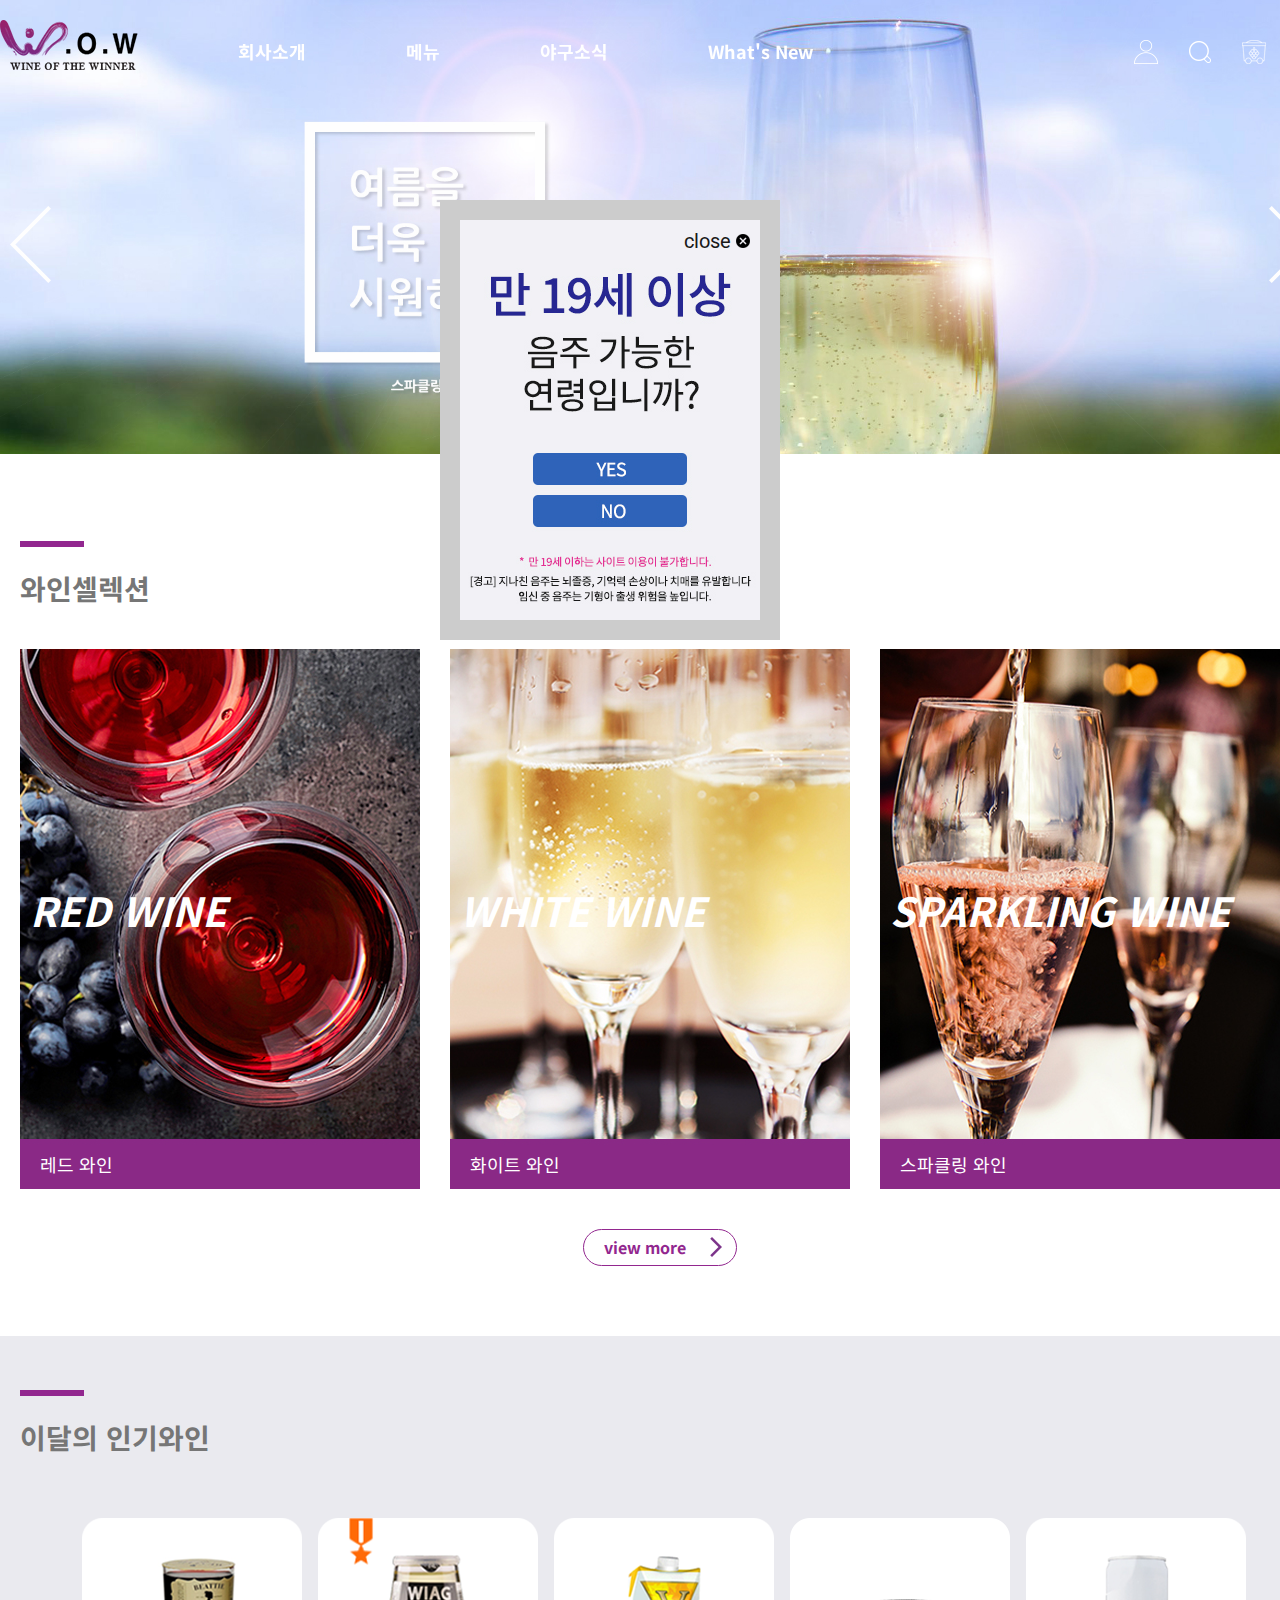
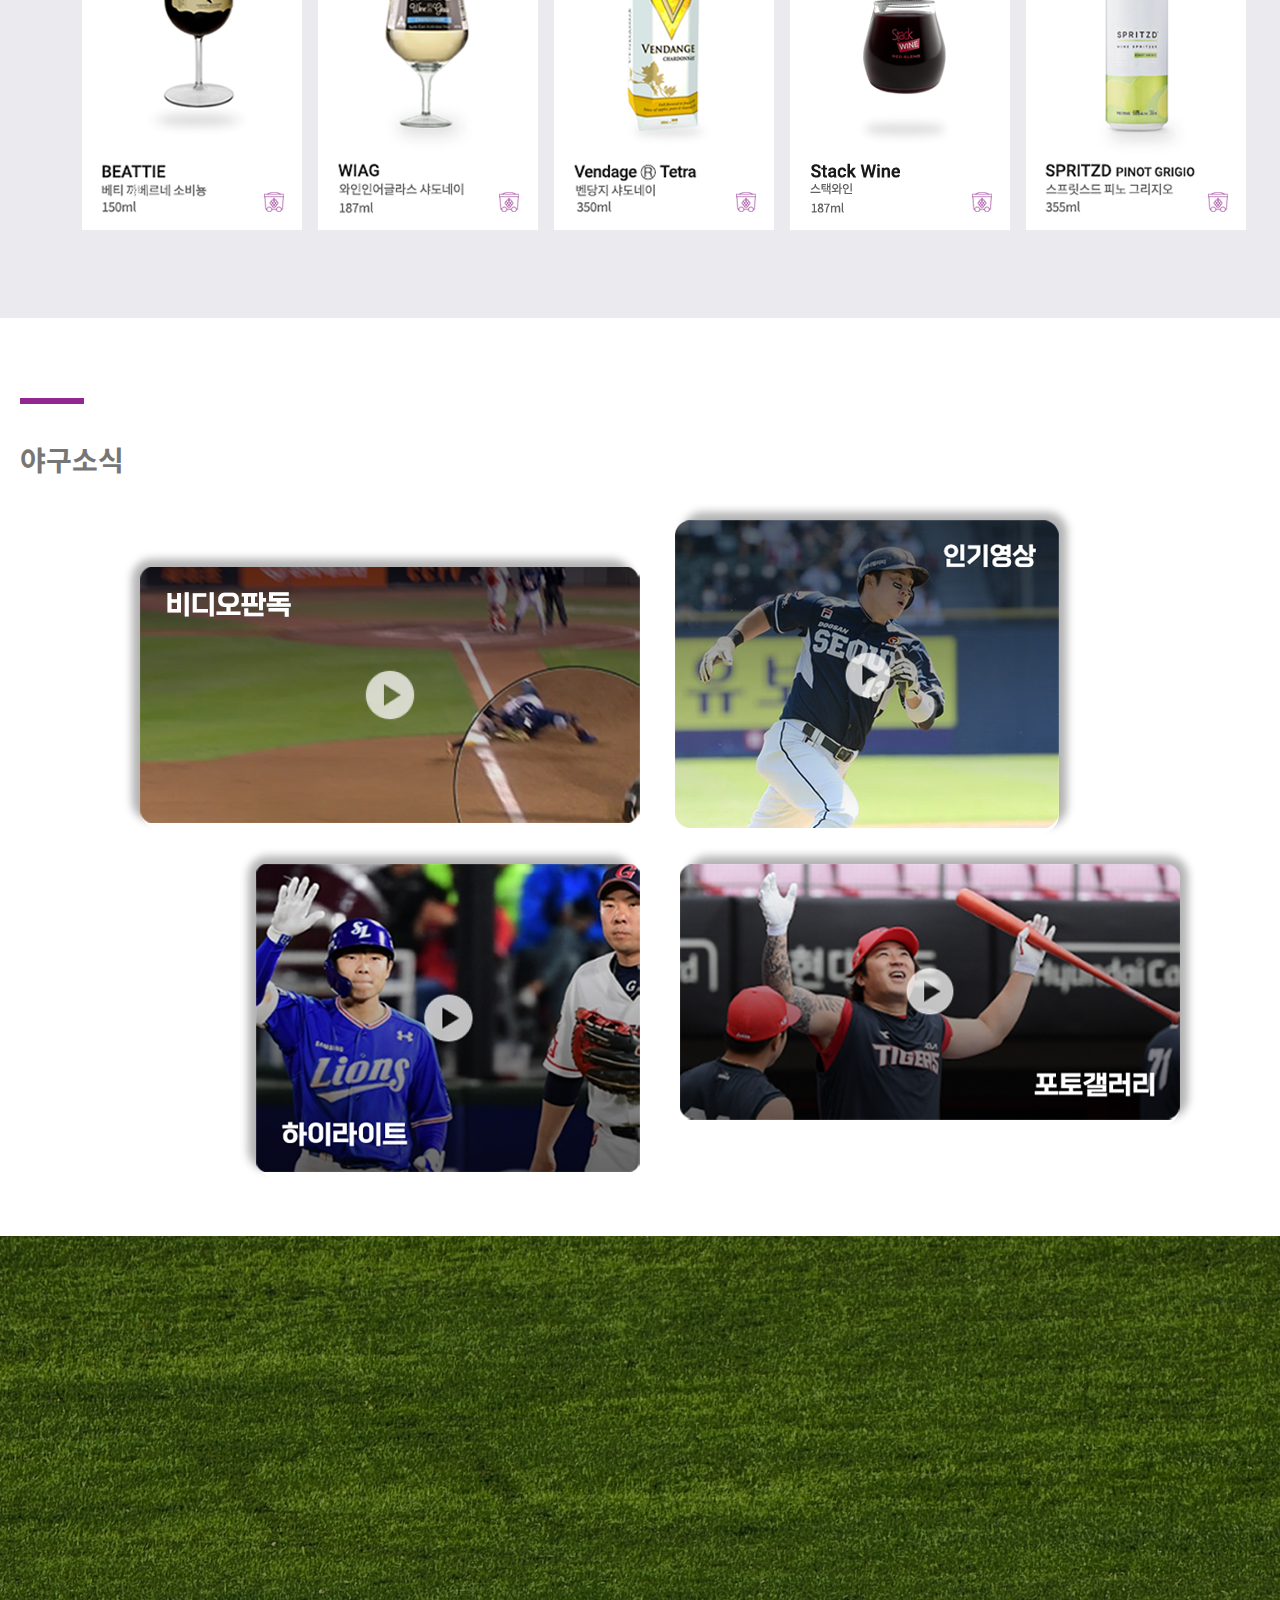
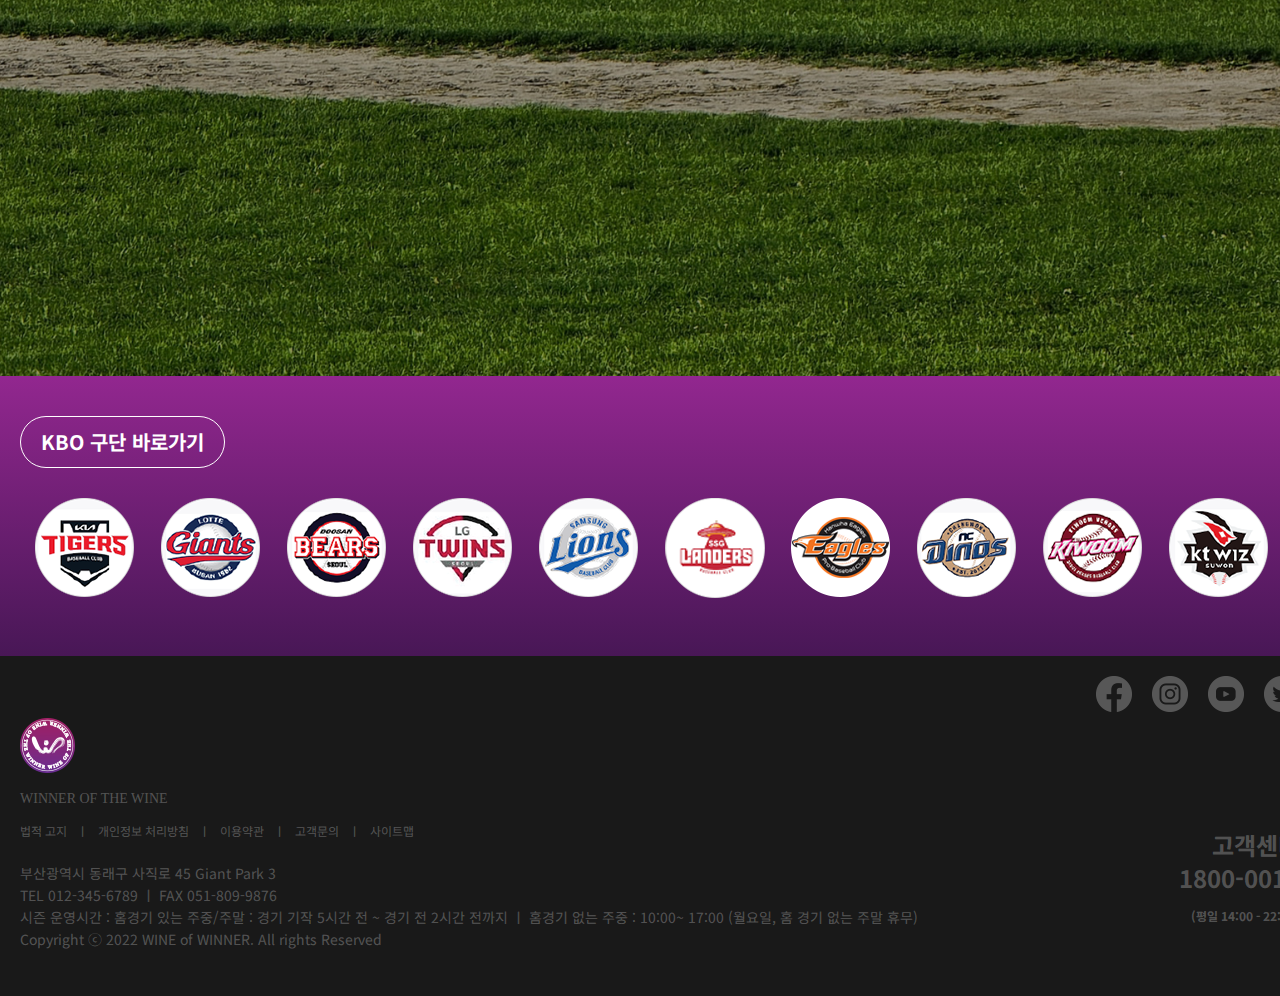
<file: index.html>
<!DOCTYPE html>
<html lang="ko">
<head>
  <meta charset="UTF-8">
  <meta http-equiv="X-UA-Compatible" content="IE=edge">
  <meta name="viewport" content="width=1400"><!--다른 매체에서도 너비 오류 없이 볼 수 있게-->
  <link href="images/Favicon_circle.png" rel="icon" type="image/png" sizes="32x32" ><!--파비콘-->
  
  <title>WOW</title>
  <link rel="stylesheet" href="style.css">
  <link rel="preconnect" href="https://fonts.googleapis.com">
  <link rel="preconnect" href="https://fonts.gstatic.com" crossorigin>
  <link href="https://fonts.googleapis.com/css2?family=Noto+Sans+KR:wght@100;300;400;500;700;900&family=Roboto:ital,wght@0,100;0,300;0,400;0,500;0,700;0,900;1,100;1,300;1,400;1,500;1,700;1,900&display=swap" rel="stylesheet">
  <!--popup_js-->
  <script src="js/jquery-1.12.3.js"></script>
  <script src="js/popup.js"></script>

	<!-- 슬라이드 css -->
	<link href="css/swiper.css" rel="stylesheet" type="text/css"><!-- 수정X -->
	<link href="css/slidebanner.css" rel="stylesheet" type="text/css"><!--디자인에 맞게 수정-->

  
		<link href="https://unpkg.com/aos@2.3.1/dist/aos.css" rel="stylesheet">
    <!-- top btn -->
    <link rel="stylesheet" href="css/icon.css">

    <!-- 갤러리 css -->
    <link href="css/gallery1.css" rel="stylesheet" type="text/css"><!-- 디자인에 맞게 수정 -->
</head>

<body>

  <div id="top">
    <!--top-->
    <div class="top_inner">
      <a href="index.html"><img src="images/logo.png" alt="로고"></a>
   
      <ul class="top_left">
        <li><a href="sub2.html">회사소개</a>
          <div class="sub">
            <div>
            <ul>
              <li><a href="sub2.html#content1">브랜드스토리</a></li>
              <li><a href="sub2.html#content2">BI</a></li>
              <li><a href="Contactus06.html">Contact Us</a></li>
            </ul>
            <ul>
              <li><a href="sub1.html#box1">레드와인</a></li>
              <li><a href="sub1.html#box2">화이트와인</a></li>
              <li><a href="sub1.html#box3">스파클링와인</a></li> 
              <li><a href="sub1.html#box4">스낵</a></li>
              <li><a href="sub1.html#box5">MD</a></li>
            </ul>
            <ul>
              <li><a href="sub3.html#video">인기영상</a></li>
              <li><a href="sub3.html#highlight">하이라이트</a></li>
              <li><a href="sub3.html#photogallery">포토갤러리</a></li>
              <li><a href="sub3.html#videochallenge">비디오판독</a></li>
              <li><a href="index.html#game">KBO팀순위</a></li> 
              <li><a href="index.html#game">경기일정</a></li>
            </ul>
            <ul>
              <li><a href="sub4.html#event">이벤트</a></li>
              <li><a href="sub4.html#accordion">공지사항</a></li> 
              <li><a href="sub4.html#map
                ">매장위치</a></li>
            </ul>
            </div>
          </div>
          </li>

        <li><a href="sub1.html">메뉴</a>
        <div class="sub">
          <div>
            <ul>
            <li><a href="sub2.html#content1">브랜드스토리</a></li>
            <li><a href="sub2.html#content2">BI</a></li>
            <li><a href="Contactus06.html">Contact Us</a></li>
          </ul>
          <ul>
            <li><a href="sub1.html#box1">레드와인</a></li>
            <li><a href="sub1.html#box2">화이트와인</a></li>
            <li><a href="sub1.html#box3">스파클링와인</a></li> 
            <li><a href="sub1.html#box4">스낵</a></li>
            <li><a href="sub1.html#box5">MD</a></li>
          </ul>
          <ul>
            <li><a href="sub3.html#video">인기영상</a></li>
            <li><a href="sub3.html#highlight">하이라이트</a></li>
            <li><a href="sub3.html#photogallery">포토갤러리</a></li>
            <li><a href="sub3.html#videochallenge">비디오판독</a></li>
            <li><a href="index.html#game">KBO팀순위</a></li> 
            <li><a href="index.html#game">경기일정</a></li>
          </ul>
          <ul>
            <li><a href="sub4.html#event">이벤트</a></li>
            <li><a href="sub4.html#accordion">공지사항</a></li> 
            <li><a href="sub4.html#map">매장위치</a></li>
          </ul>
          </div>
        </div>
        </li>

        <li><a href="index.html">야구소식</a>
          <div class="sub">
            <div>
              <ul>
                <li><a href="sub2.html#content1">브랜드스토리</a></li>
                <li><a href="sub2.html#content2">BI</a></li>
                <li><a href="Contactus06.html">Contact Us</a></li>
              </ul>
              <ul>
                <li><a href="sub1.html#box1">레드와인</a></li>
                <li><a href="sub1.html#box2">화이트와인</a></li>
                <li><a href="sub1.html#box3">스파클링와인</a></li> 
                <li><a href="sub1.html#box4">스낵</a></li>
                <li><a href="sub1.html#box5">MD</a></li>
              </ul>
              <ul>
                <li><a href="sub3.html#video">인기영상</a></li>
                <li><a href="sub3.html#highlight">하이라이트</a></li>
                <li><a href="sub3.html#photogallery">포토갤러리</a></li>
                <li><a href="sub3.html#videochallenge">비디오판독</a></li>
                <li><a href="index.html#game">KBO팀순위</a></li> 
                <li><a href="index.html#game">경기일정</a></li>
              </ul>
              <ul>
                <li><a href="sub4.html#event">이벤트</a></li>
                <li><a href="sub4.html#accordion">공지사항</a></li> 
                <li><a href="sub4.html#map">매장위치</a></li>
              </ul>
            </div>
          </div>
        </li>

        <li><a href="sub4.html">What's New</a>
          <div class="sub">
            <div>
              <ul>
                <li><a href="sub2.html#content1">브랜드스토리</a></li>
                <li><a href="sub2.html#content2">BI</a></li>
                <li><a href="Contactus06.html">Contact Us</a></li>
              </ul>
              <ul>
                <li><a href="sub1.html#box1">레드와인</a></li>
                <li><a href="sub1.html#box2">화이트와인</a></li>
                <li><a href="sub1.html#box3">스파클링와인</a></li> 
                <li><a href="sub1.html#box4">스낵</a></li>
                <li><a href="sub1.html#box5">MD</a></li>
              </ul>
              <ul>
                <li><a href="sub3.html#video">인기영상</a></li>
                <li><a href="sub3.html#highlight">하이라이트</a></li>
                <li><a href="sub3.html#photogallery">포토갤러리</a></li>
                <li><a href="sub3.html#videochallenge">비디오판독</a></li>
                <li><a href="index.html#game">KBO팀순위</a></li> 
                <li><a href="index.html#game">경기일정</a></li>
              </ul>
              <ul>
                <li><a href="sub4.html#event">이벤트</a></li>
                <li><a href="sub4.html#accordion">공지사항</a></li> 
                <li><a href="sub4.html#map">매장위치</a></li>
              </ul>
            </div>
          </div>
        </li>
       </ul>

      <ul class="top_right">
        <li><a href="login07.html"></a></li>
        <li><a href="#"></a></li>
        <li><a href="#"></a></li>
        <li><a href="#"></a></li>
      </ul>
  
    </div>  
    </div>

      <!-- 슬라이드 구문 -->
      <div class="swiper-container slide">
        <div class="swiper-wrapper">
          <div class="swiper-slide"><a href="sub1.html#box3"><img src="images/main_banner1_1.jpg" alt="배너1"></a></div>
          <div class="swiper-slide"><a href="sub1.html#box1"><img src="images/main_banner_3jays.jpg" alt="배너3"></a></div>
          <div class="swiper-slide"><a href="#"><img src="images/FlashBanner.gif" alt="배너4"></a></div>
          <div class="swiper-slide"><a href="sub1.html#box2"><img src="images/main_banner5_0712.jpg" alt="배너5"></a></div>
          <div class="swiper-slide"><a href="#"><img src="images/main_banner_mockup1_1.jpg" alt="배너6"></a></div>
          <div class="swiper-slide"><a href="sub2.html#content1"><img src="images/main_banner_mockup2_1.jpg" alt="배너7"></a></div>
        </div>
        <!-- 화살표 버튼 -->
        <div class="swiper-button-next"></div>
        <div class="swiper-button-prev"></div>
        <!-- 블릿 버튼 -->
        <div class="swiper-pagination"></div>
        </div>



    <div id="content"><!--와인셀렉션-->
    
      <h1>와인셀렉션</h1> 
      <ul>
        <li><a href="sub1.html#box1"><img src="images/RedWine1_1.jpg" alt="레드와인">
        <h2>RED WINE</h2>
        <div class="red">
          <h3>레드 와인</h3>
          <p>진하고 강렬한 레드의 탄닌감 가득</p>
        </div>
        </a></li>

        <li class="margin"><a href="sub1.html#box2"><img src="images/whitewine1_1.jpg" alt="화이트와인">
          <h2>WHITE WINE</h2>
          <div class="red">
          <h3>화이트 와인</h3>
          <p>상큼한 과일맛과 향이 가득</p>
        </div>
          </a></li>

          <li><a href="sub1.html#box3"><img src="images/spkwine1_1.jpg" alt="스파클링와인">
            <h2>SPARKLING WINE</h2>
            <div class="red">
            <h3>스파클링 와인</h3>
            <p>가볍고 청량한 버블이 가득</p>
            </div>
            </a></li>
      </ul>
      
        <h4><a href="sub1.html">view more</a></h4>
      </div>
    </div><!--와인셀렉션-->


    <div id="june"><!--이달의 인기 와인-->
      <div class="best"> 
        <h1>이달의 인기와인</h1>

        <a href="#"><img src="images/topbasket.png" alt="장바구니" class="basket"></a>
          <ul>
            
          <li ><a href="https://www.wine-searcher.com/grape-76-cabernet-sauvignon"><img src="images/wine1b.png" alt="상품1"></a></li>
          <li><a href="http://wineinaglass.kr/"><img src="images/wine2b.png" alt="상품2"></a></li>
          <li><a href="https://www.vendange.com/our-wines/000000000210047210.html?position=1"><img src="images/wine3b.png" alt="상품3"></a></li>
          <li><a href="https://www.wine21.com/13_search/wine_view.html?Idx=159052"><img src="images/wine4b.png" alt="상품3"></a></li>
          <li><a href="https://www.spritzdwinespritzers.ca/#products"><img src="images/wine5b.png" alt="상품5"></a></li>
          </ul>
      </div>
  
      <div class="best_underline" data-aos="fade-up">
        <a href="#"><img src="images/longline.png" alt="긴라인"></a>
      </div>
    </div><!--이달의 인기 와인-->

	

    <div id="newsbox"><!--야구소식-->
      <div class="news">
        <h1>야구소식</h1>
     
      <div class="newsbox_inner">
      <ul>
        <li class="left1"><a href="sub3.html#videochallenge">
            <img src="images/v_VAR_1.png" alt="비디오판독"></a></li>

        <li class="left2"><a href="sub3.html#video">
            <img src="images/v_hotclip_1.png" alt="인기영상"></a></li>
    
        <li class="right1"><a href="sub3.html#photogallery">
             <img src="images/v_photogallery_1.png" alt="포토갤러리"></a></li>

         <li class="right2"><a href="sub3.html#highlight">
          <img src="images/v_highlight_1.png" alt="하이라이트"></a></li> 

      </ul>
    </div>
    </div>
    </div><!--야구소식-->

    <div id="game"><!--KBO팀순위-->
      <div class="game_inner">

      <div class="ltor" data-aos="fade-right" data-aos-duration="3000">
     <h1>KBO 팀순위</h1>
      <!--<a href="#"><img src="images/team_ranking.png" alt="팀순위"></a> -->
    
      <table>   
        <caption align="right"><b>팀 순위표(2022.5월 00일 기준)</b></caption>   
        <tr>
            <th>순위</th>
            <th>경기</th>
            <th>승</th>
            <th>무</th>
            <th>패</th>
            <th>승차</th>
            <th>승률</th>
            <th>최근10경기</th>
        </tr>
        <tr>
            <th>SSG</th>  
            <td>53</td>
            <td>35</td>
            <td>2</td>
            <td>16</td>
            <td>0.0</td>
            <td>0.686</td>
            <td>7승0무3패</td>
        </tr>
        <tr>
            <th>키움</th>  
            <td>53</td>
            <td>32</td>
            <td>0</td>
            <td>21</td>
            <td>4.0</td>
            <td>0.604</td>
            <td>8승0무2패</td>
      </tr>
      <tr>
        <th>기아</th>  
        <td>52</td>
        <td>30</td>
        <td>0</td>
        <td>22</td>
        <td>5.5</td>
        <td>0.577</td>
        <td>8승0무2패</td>
  </tr>
      <tr>
        <th>LG</th>  
        <td>53</td>
        <td>29</td>
        <td>1</td>
        <td>23</td>
        <td>6.5</td>
        <td>0.558</td>
        <td>3승1무6패</td>
  </tr>
      <tr>
        <th>삼성</th>  
        <td>52</td>
        <td>25</td>
        <td>0</td>
        <td>27</td>
        <td>10.5</td>
        <td>0.481</td>
        <td>3승0무7패</td>
  </tr>
  <tr>
        <th>두산</th>  
        <td>51</td>
        <td>24</td>
        <td>1</td>
        <td>26</td>
        <td>10.5</td>
        <td>0.480</td>
        <td>3승0무7패</td>
  </tr>
  <tr>
        <th>롯데</th>  
        <td>52</td>
        <td>23</td>
        <td>2</td>
        <td>27</td>
        <td>11.5</td>
        <td>0.460</td>
        <td>2승1무7패</td>
  </tr>
  <tr>
        <th>KT</th>  
        <td>52</td>
        <td>23</td>
        <td>0</td>
        <td>29</td>
        <td>12.5</td>
        <td>0.442</td>
        <td>4승0무6패</td>
  </tr>
   <tr>
        <th>한화</th>  
        <td>53</td>
        <td>20</td>
        <td>0</td>
        <td>33</td>
        <td>16.0</td>
        <td>0.377</td>
        <td>7승0무3패</td>
  </tr>
  <tr>
        <th>NC</th>  
        <td>53</td>
        <td>18</td>
        <td>0</td>
        <td>35</td>
        <td>18.0</td>
        <td>0.340</td>
        <td>4승0무6패</td>
  </tr>
    </table>
    
    </div>
     
      <div class="rtol" data-aos="fade-left" data-aos-duration="3000">
      <h1>오늘의 경기</h1>
      <!--<a href="#"><img src="images/todaysGame.png" alt="오늘의경기"></a>-->
        
      <table>   
        <caption><b>경기 일정</b></caption>   
        <tr>
            <th>
              <img src="images/cut_kia.png" alt="kia">
              KIA 이의리</th>
            <td>18:30 수원</td>
            <th><img src="images/cut_KT.png" alt="KT"><br>KT 배제성</th>
        </tr>
        <tr>
          <th><img src="images/cut_giants.png" alt="giants">롯데 반즈</th>
          <td>18:30 창원</td>
          <th><img src="images/cut_NC.png" alt="NC">NC 구창모</th>
      </tr>
      <tr>
        <th><img src="images/cut_bears.png" alt="bears">두산 이영하</th>
        <td>18:30 대구</td>
        <th><img src="images/cut_lions.png" alt="lions">삼성 허윤동</th>
    </tr>
    <tr>
        <th><img src="images/cut_SSG_1.png" alt="SSG">SSG 노바</th>
        <td>18:30 잠실</td>
        <th><img src="images/cut_LG.png" alt="LG">LG 켈리</th>
    </tr>
    <tr>
        <th><img src="images/cut_heros.png" alt="heros">키움 최원태</th>
        <td>18:30 대전</td>
        <th><img src="images/cut_eagles.png" alt="eagles"><br>한화 이민우</th>
    </tr>
      </table>

      <h4><a href="sub3.html">view more</a></h4>
     </div>
     </div>
     </div><!--KBO팀순위-->
    

    <div id="KBOteam"><!--KBO구단바로가기-->
      <div class="team">
        <h5>KBO 구단 바로가기</h5>
        <div></div>  
        <ul>
        <li><a href="https://tigers.co.kr"><img src="images/emble_kia.png" alt="기아"></a></li>
        <li><a href="https://www.giantsclub.com"><img src="images/emble_lotte.png" alt="롯데"></a></li>
        <li><a href="https://www.doosanbears.com"><img src="images/emble_bears.png" alt="두산"></a></li>
        <li><a href="https://www.lgtwins.com"><img src="images/emble_LG.png" alt="LG"></a></li>
        <li><a href="https://www.samsunglions.com"><img src="images/embla_lions.png" alt="samsung"></a></li>
        <li><a href="http://www.ssglanders.com"><img src="images/emble_ssg.png" alt="ssg"></a></li>
        <li><a href="https://www.hanwhaeagles.co.kr"><img src="images/emble_eagles.png" alt="한화"></a></li>
        <li><a href="https://www.ncdinos.com"><img src="images/emble_NC.png" alt="nc"></a></li>
        <li><a href="https://www.heroesbaseball.co.kr"><img src="images/emble_heros.png" alt="Kiwoom"></a></li>
        <li><a href="https://www.ktwiz.co.kr"><img src="images/emble_kt.png" alt="KT"></a></li>
      </ul>
      </div>
    </div><!--KBO구단바로가기-->

    <div id="footer"><!--footer-->
        <div class="f_inner">
         
          <ul class="sns">
            <li><a href="
            https://www.facebook.com" target="_blank"><img src="images/facebook.png" alt="페이스북"></a></li>
            <li><a href="
              https://www.instagram.com" target="_blank"><img src="images/insta.png" alt="인스타그램"></a></li>
            <li><a href="https://www.youtube.com/" target="_blank"><img src="images/YouTube.png" alt="유튜브"></a></li>
            <li><a href="https://twitter.com/" target="_blank"><img src="images/Twitter.png" alt="트위터"></a></li>
          </ul>
          
        <div class="f_left">
          <p><a href="index.html"><img src="images/footer_logo.png" alt="logo"></a></p>
          <p class="name">WINNER OF THE WINE </p>
         
          <ul class="f_link">
            <li><a href="#">법적 고지</a></li>
            <li><a href="#">ㅣ</a></li>
            <li><a href="#">개인정보 처리방침</a></li>
            <li><a href="#">ㅣ</a></li>
            <li><a href="#">이용약관</a></li>
            <li><a href="#">ㅣ</a></li>
            <li><a href="#">고객문의</a></li>
            <li><a href="#">ㅣ</a></li><div class=""></div>
            <li><a href="#">사이트맵</a></li>
          </ul>
          
         <div class="address">
          <p>부산광역시 동래구 사직로 45  Giant Park 3</p>
          <p>TEL  012-345-6789 ㅣ FAX  051-809-9876</p>
          <p>시즌 운영시간 : 홈경기 있는 주중/주말 : 경기 기작 5시간 전 ~ 경기 전 2시간 전까지 ㅣ 홈경기 없는 주중 : 10:00~ 17:00 (월요일, 홈 경기 없는 주말 휴무)</p>
          <p>Copyright ⓒ 2022 WINE of WINNER. All rights Reserved</p>
         </div>
        </div>

        <div class="f_right">
          <ul>
            <li><a href="#">고객센터</a></li>
            <li><a href="#">1800-0018</a></li>
            <li><a href="#"><small>(평일 14:00 - 22:00)</small></a></li>
          </ul>
        </div>
        </div><!--footer-->

    <!--TOP BTN-->
    <div id="topbtn"><a href="#" class="top"><img src="images/top_btn50.png" alt="top버튼"></a></div>

    <!--popup-->
      <div id="popup_wrap">
        <!-- <div class="poppop">보이는 박스/팝업열리는
        
          <a href="#"><img src="images/age19disriction.jpg" alt="음주연령"></a>
      </div>-->
  
      <div class="popup"><!--팝업-->
          <img src="images/age19disriction.jpg" alt="음주연령">
          <p class="close"><a href="#">close <img src="images/cancel_black_24dp.png" alt="x"></a></p><!--닫기버튼부분-->
          <p class="button"><a href="#"></a></p>
      </div>
  
      
      </div>
    <!-- 슬라이드 js -->
	<script src="https://code.jquery.com/jquery-2.2.0.min.js"></script><!-- 제이쿼리 라이브러리,수정X -->
	<script src="script/swiper.min.js"></script><!-- 수정X -->
	<script src="script/slidebanner.js"></script><!--디자인에 맞게 수정-->

  <!-- fade moves -->
  <script src="https://unpkg.com/aos@2.3.1/dist/aos.js"></script><!-- aos 라이브러리 -->
  <script src="script/aos.js"></script><!-- aos 소스 -->

  <!-- top btn -->
	<script src="https://code.jquery.com/jquery-2.2.0.min.js"></script><!-- 제이쿼리 라이브러리,수정X -->
	<script src="script/icon.js"></script>

</body>
</html>
</file>
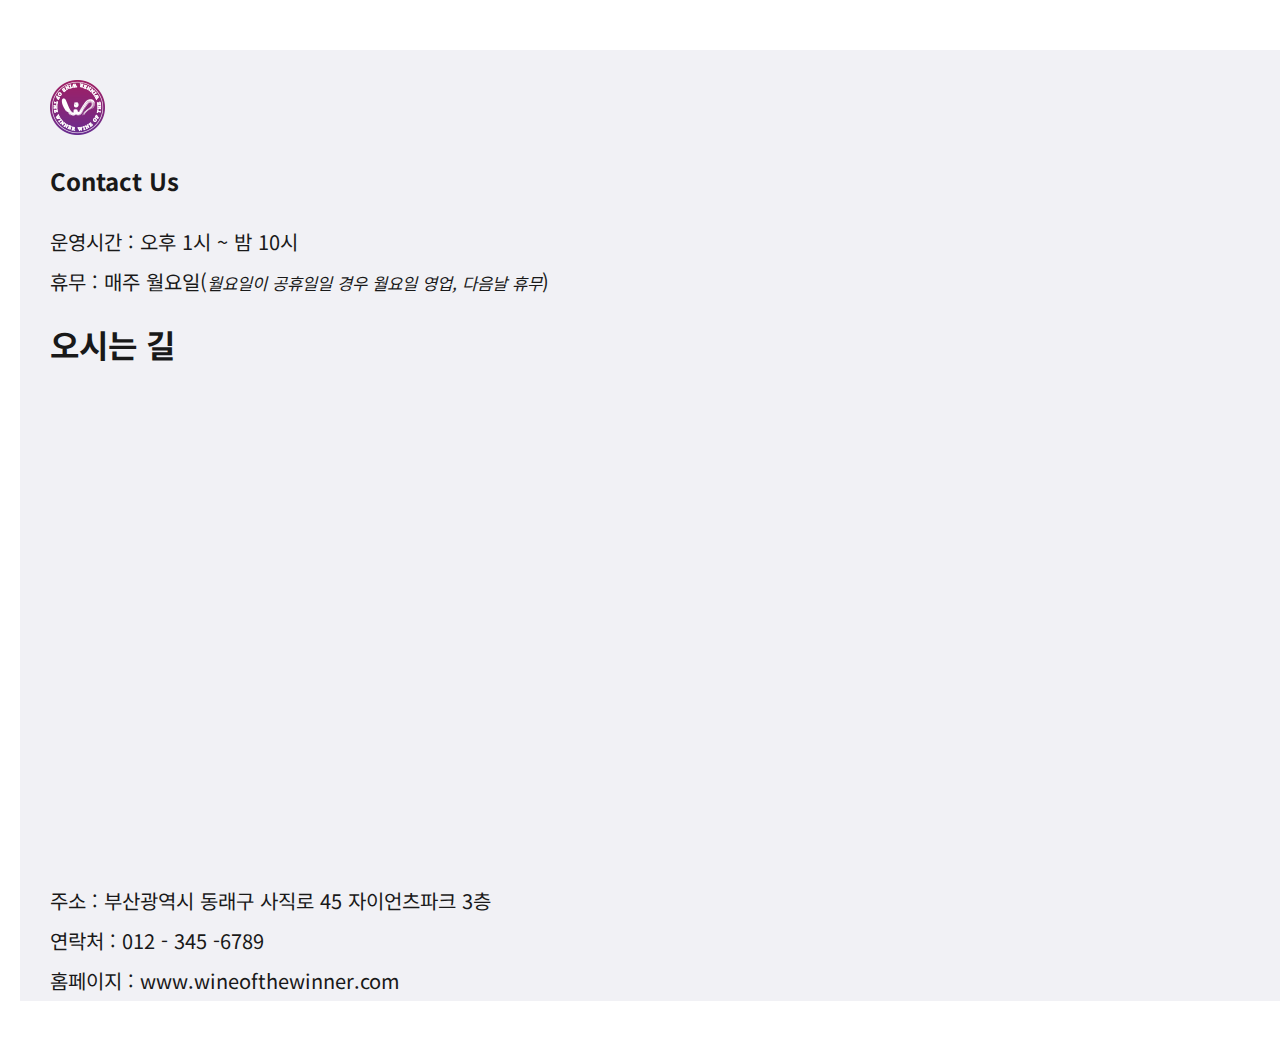
<file: Contactus06.html>
<!DOCTYPE html>
<html lang="ko">
<head>
  <meta charset="UTF-8">
  <meta http-equiv="X-UA-Compatible" content="IE=edge">
  <meta name="viewport" content="width=1400">
  <link href="images/Favicon_circle.png" rel="icon" type="image/png" sizes="32x32" >
  
  <title>WOW</title>
  <link rel="stylesheet" href="style06.css">
  <link rel="preconnect" href="https://fonts.googleapis.com">
  <link rel="preconnect" href="https://fonts.gstatic.com" crossorigin>
  <link href="https://fonts.googleapis.com/css2?family=Noto+Sans+KR:wght@100;300;400;500;700;900&family=Roboto:ital,wght@0,100;0,300;0,400;0,500;0,700;0,900;1,100;1,300;1,400;1,500;1,700;1,900&display=swap" rel="stylesheet">


</head>
<body>
 <div id="contactus">
    <div class="contactus_inner>">
   
    <h3><img src="images/footer_logo.png" alt="로고"></h3>
    <h1>Contact Us</h1>
    <h4>운영시간 : 오후 1시 ~ 밤 10시</h4>
    <h4>휴무 : 매주 월요일(<i><small>월요일이 공휴일일 경우 월요일 영업, 다음날 휴무</small></i>)</h4>
    <h2>오시는 길</h2>
    <p>
        <iframe src="https://www.google.com/maps/embed?pb=!1m18!1m12!1m3!1d6520.998480867601!2d129.05714093488766!3d35.194031599999995!2m3!1f0!2f0!3f0!3m2!1i1024!2i768!4f13.1!3m3!1m2!1s0x356894a4d904ed73%3A0x6ef11ea46cdefe25!2z7IKs7KeB7JW86rWs7J6l!5e0!3m2!1sko!2skr!4v1658906242963!5m2!1sko!2skr" width="600" height="450" style="border:0;" allowfullscreen="" loading="lazy" referrerpolicy="no-referrer-when-downgrade"></iframe>
    </p>
    <h5>주소 : 부산광역시 동래구 사직로 45 자이언츠파크 3층</h5>
    <h5>연락처 : 012 - 345 -6789</h5>
    <h5>홈페이지 : www.wineofthewinner.com</h5>
    
</div>
</div>
   
</body>
</html>
</file>
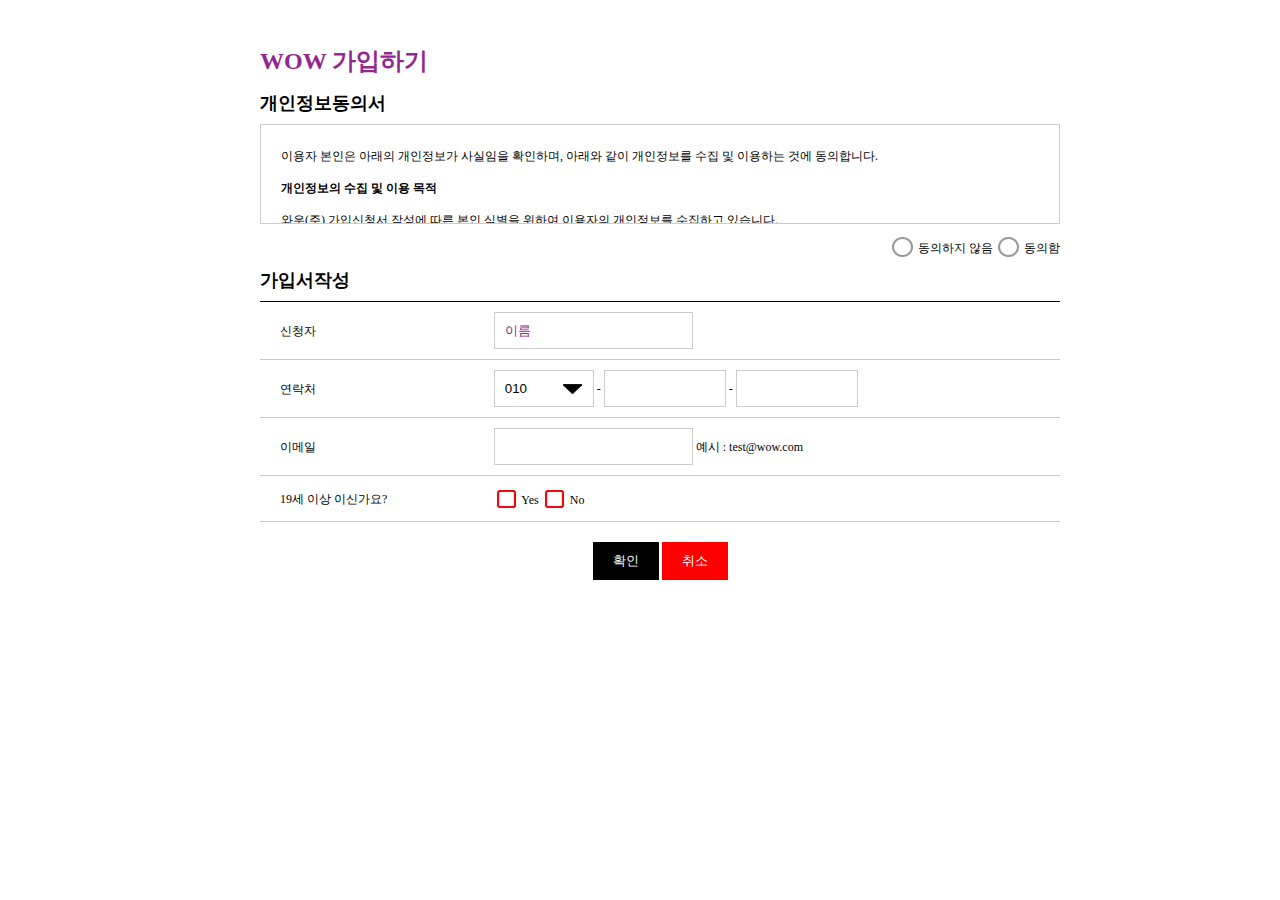
<file: login07.html>
<!DOCTYPE html>
<html lang="ko">
<head>
    <meta charset="UTF-8">
    <meta http-equiv="X-UA-Compatible" content="IE=edge">
    <meta name="viewport" content="width=device-width, initial-scale=1.0">
    <title>로그인</title>
    <link rel="stylesheet" href="style07.css">
</head>
<body>
    <div id="form">
        <form action="#" method="post">
            <h1>WOW 가입하기</h1>
            <h2>개인정보동의서</h2>
            <dl>
               <dd>이용자 본인은 아래의 개인정보가 사실임을 확인하며, 아래와 같이 개인정보를 수집 및 이용하는 것에 동의합니다.</dd> 

               <dt>개인정보의 수집 및 이용 목적</dt>
               <dd>와우(주) 가입신청서 작성에 따른 본인 식별을 위하여 이용자의 개인정보를 수집하고 있습니다.</dd>

               <dt>수집하는 개인정보의 항목</dt>
               <dd>신청자, 이메일, 연락처, 주소 · 서비스이용과정이나 사업처리 과정에서 아래와 같은 정보들이 생성되어 수집될 수 있습니다.<br>
                서비스이용기록, 접속로그, 쿠키, 접속IP정보
               </dd>

            <dt>개인정보의 보유 및 이용기간</dt>
            <dd>원칙적으로 개인정보의 수집목적 또는 이용 목적이 달성되면 지체 없이 파기합니다. 다만, 관계법률에 의해 회사가 통신사실 확인자료 제공을 위하여 필요한 성명, 전화번호는 12개월간 보관합니다.(통신비밀보호법 제 15조의2)</dd>
            </dl>
            <p class="btn">
                <input type="radio" name="agree" id="agree">
                <label for="agree">
                    <em></em> 동의하지 않음
                </label>
                <input type="radio" name="agree" id="agree2">
                <label for="agree2">
                    <em></em> 동의함
                </label>
            </p>

            <h2>가입서작성</h2>
            <table>
                <tr>
                  <th>신청자</th>  
                  <td><input type="text" placeholder="이름"></td>
                </tr>
                <tr>
                    <th>연락처</th>
                    <td>
                        <select>
                            <option value="010">010</option>
                            <option value="051">051</option>
                            <option value="070">070</option>
                        </select>
                        -
                        <input type="tel">
                        -
                        <input type="tel">
                    </td>
                </tr>
                <tr>
                    <th>이메일</th>
                    <td><input type="email">
                    예시 : test@wow.com</td>
                </tr>
               
                <tr>
                    <th>19세 이상 이신가요?</th>
                    <td>
                        <input type="checkbox" id="t1">
                        <label for="t1">
                            <em></em> Yes
                        </label>
                        <input type="checkbox" id="t2">
                        <label for="t2">
                            <em></em> No
                        </label>
                        <input type="checkbox" id="t3">
                        
                    </td>
                </tr>
              
          

            </table>
            <p class="btn2">
                <input type="submit" value="확인">
                <input type="reset" value="취소">
            </p>
        </form>
    </div>
</body>
</html>
</file>
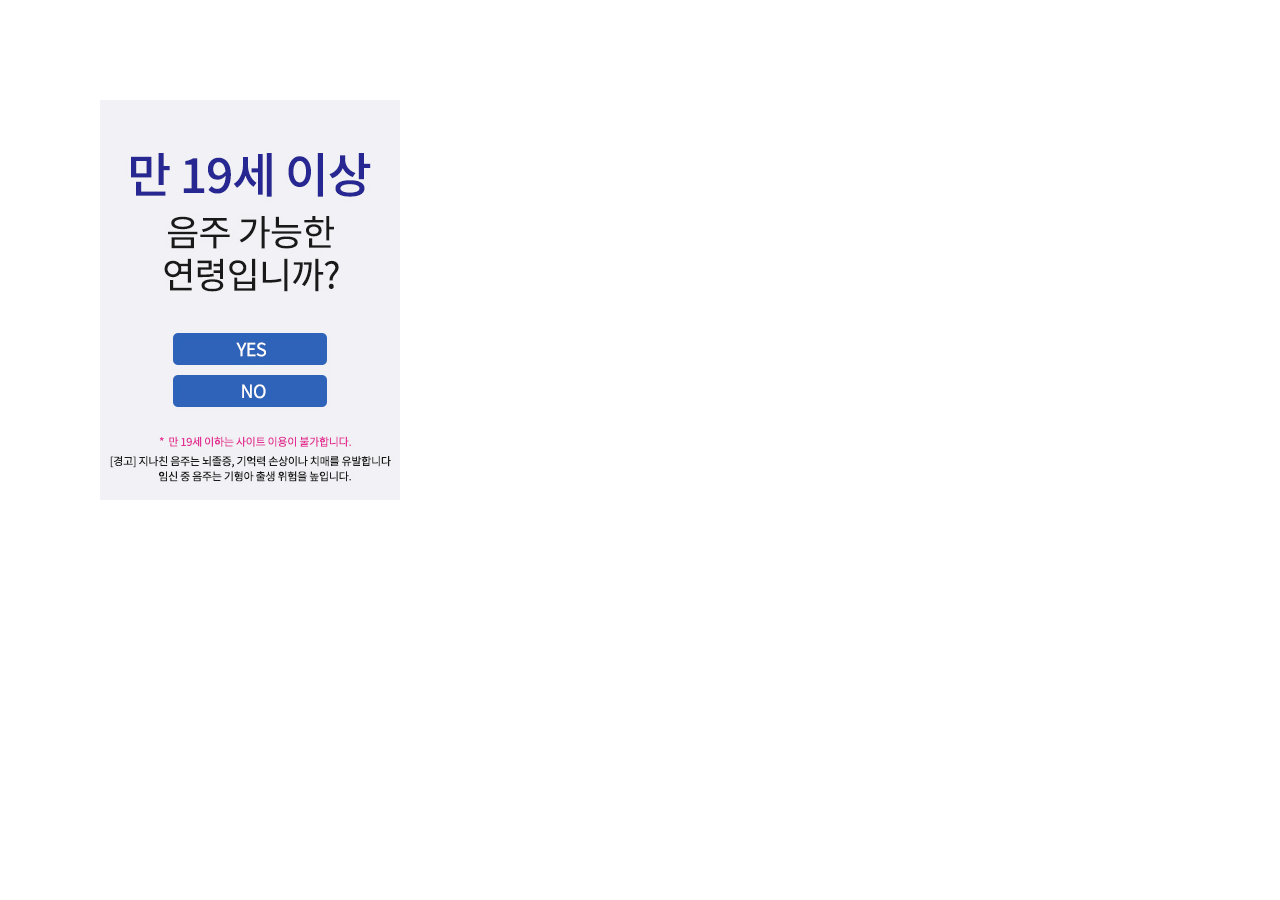
<file: popup09.html>
<!DOCTYPE html>
<html lang="ko">
<head>
    <meta charset="UTF-8">
    <meta http-equiv="X-UA-Compatible" content="IE=edge">
    <meta name="viewport" content="width=device-width, initial-scale=1.0">
    <title>WOW</title>
    <link rel="stylesheet" href="style09.css">
</head>


<body>
    <div class="poppop"><!--보이는 박스/팝업열리는-->
        
        <a href="#"><img src="images/age19disriction.jpg" alt="음주연령"></a>
    </div>

    <div class="popup"><!--팝업-->
        <img src="images/age19disriction.jpg" alt="음주연령">
        <p><a href="#">Close X</a></p><!--닫기버튼부분-->
    </div>

    <!--js-->
    <script src="js/jquery-1.12.3.js"></script>
    <script src="js/popup.js"></script>
</body>
</html>
</file>
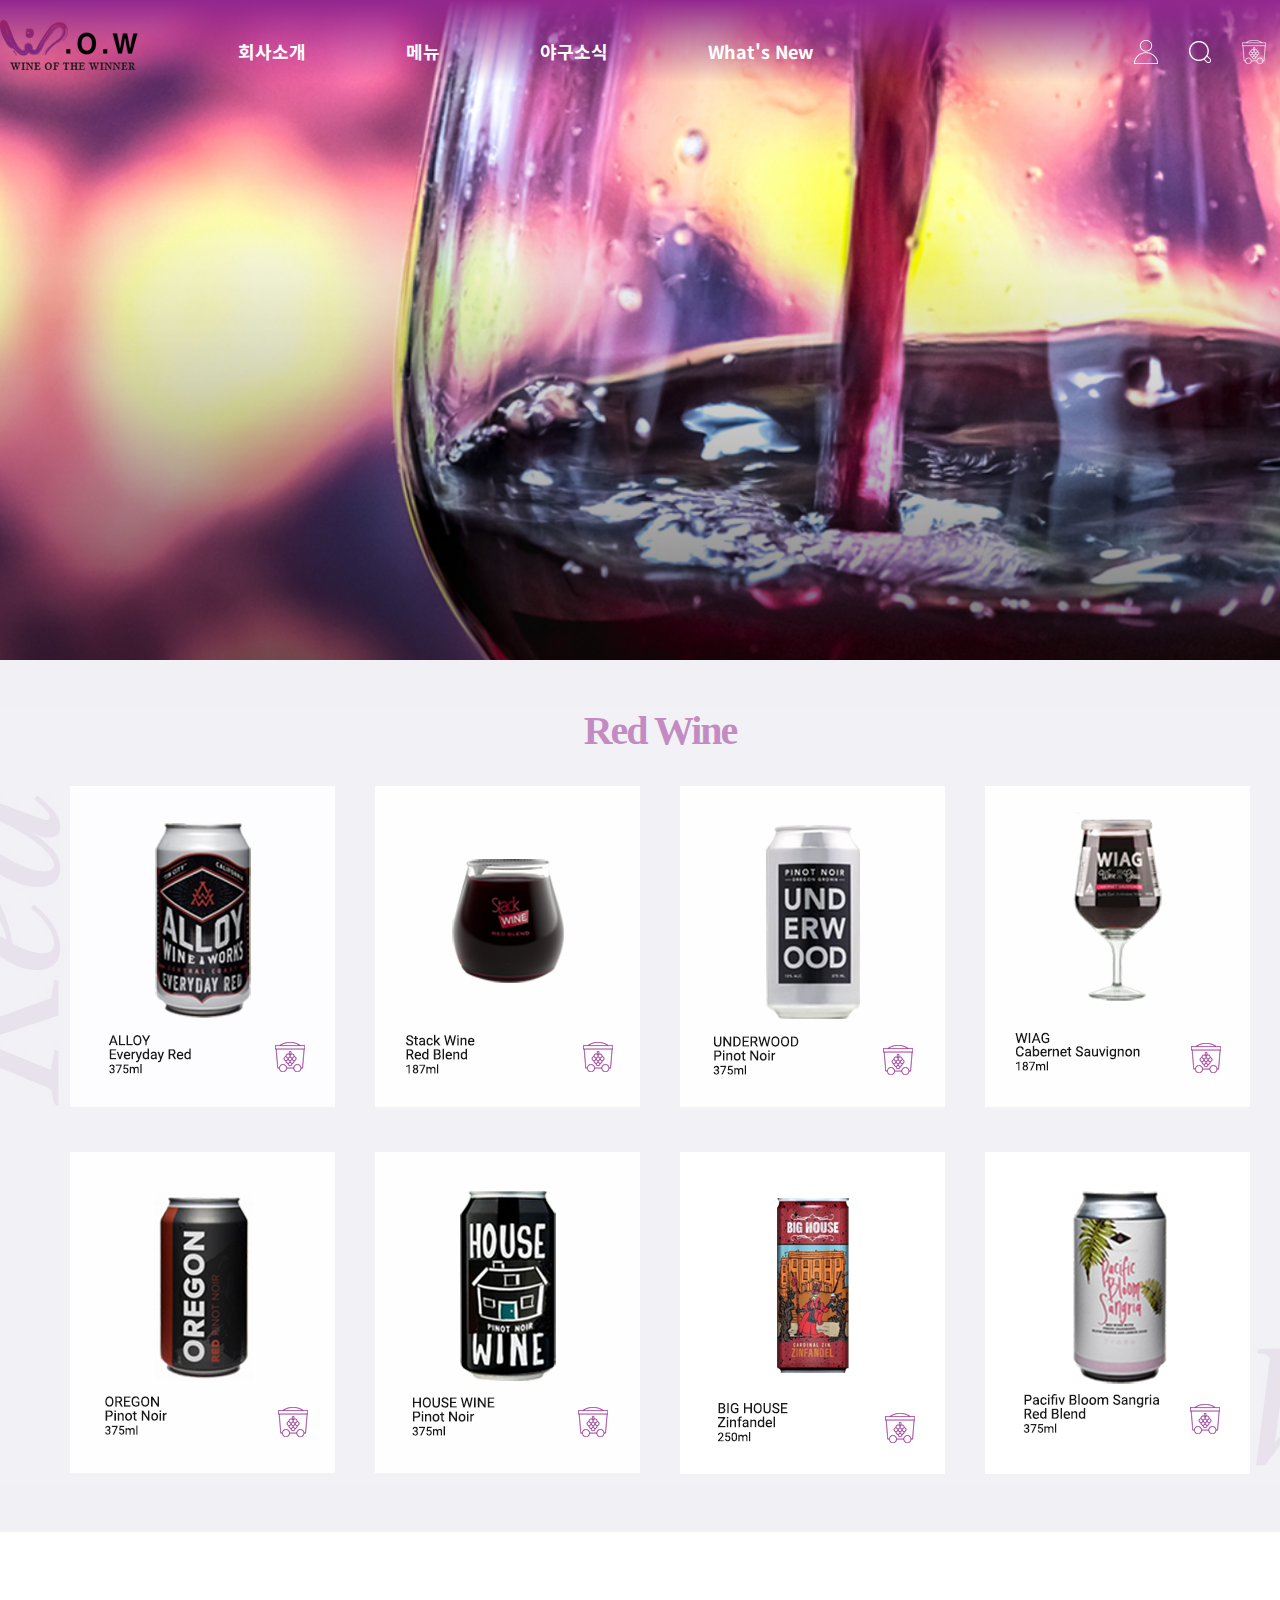
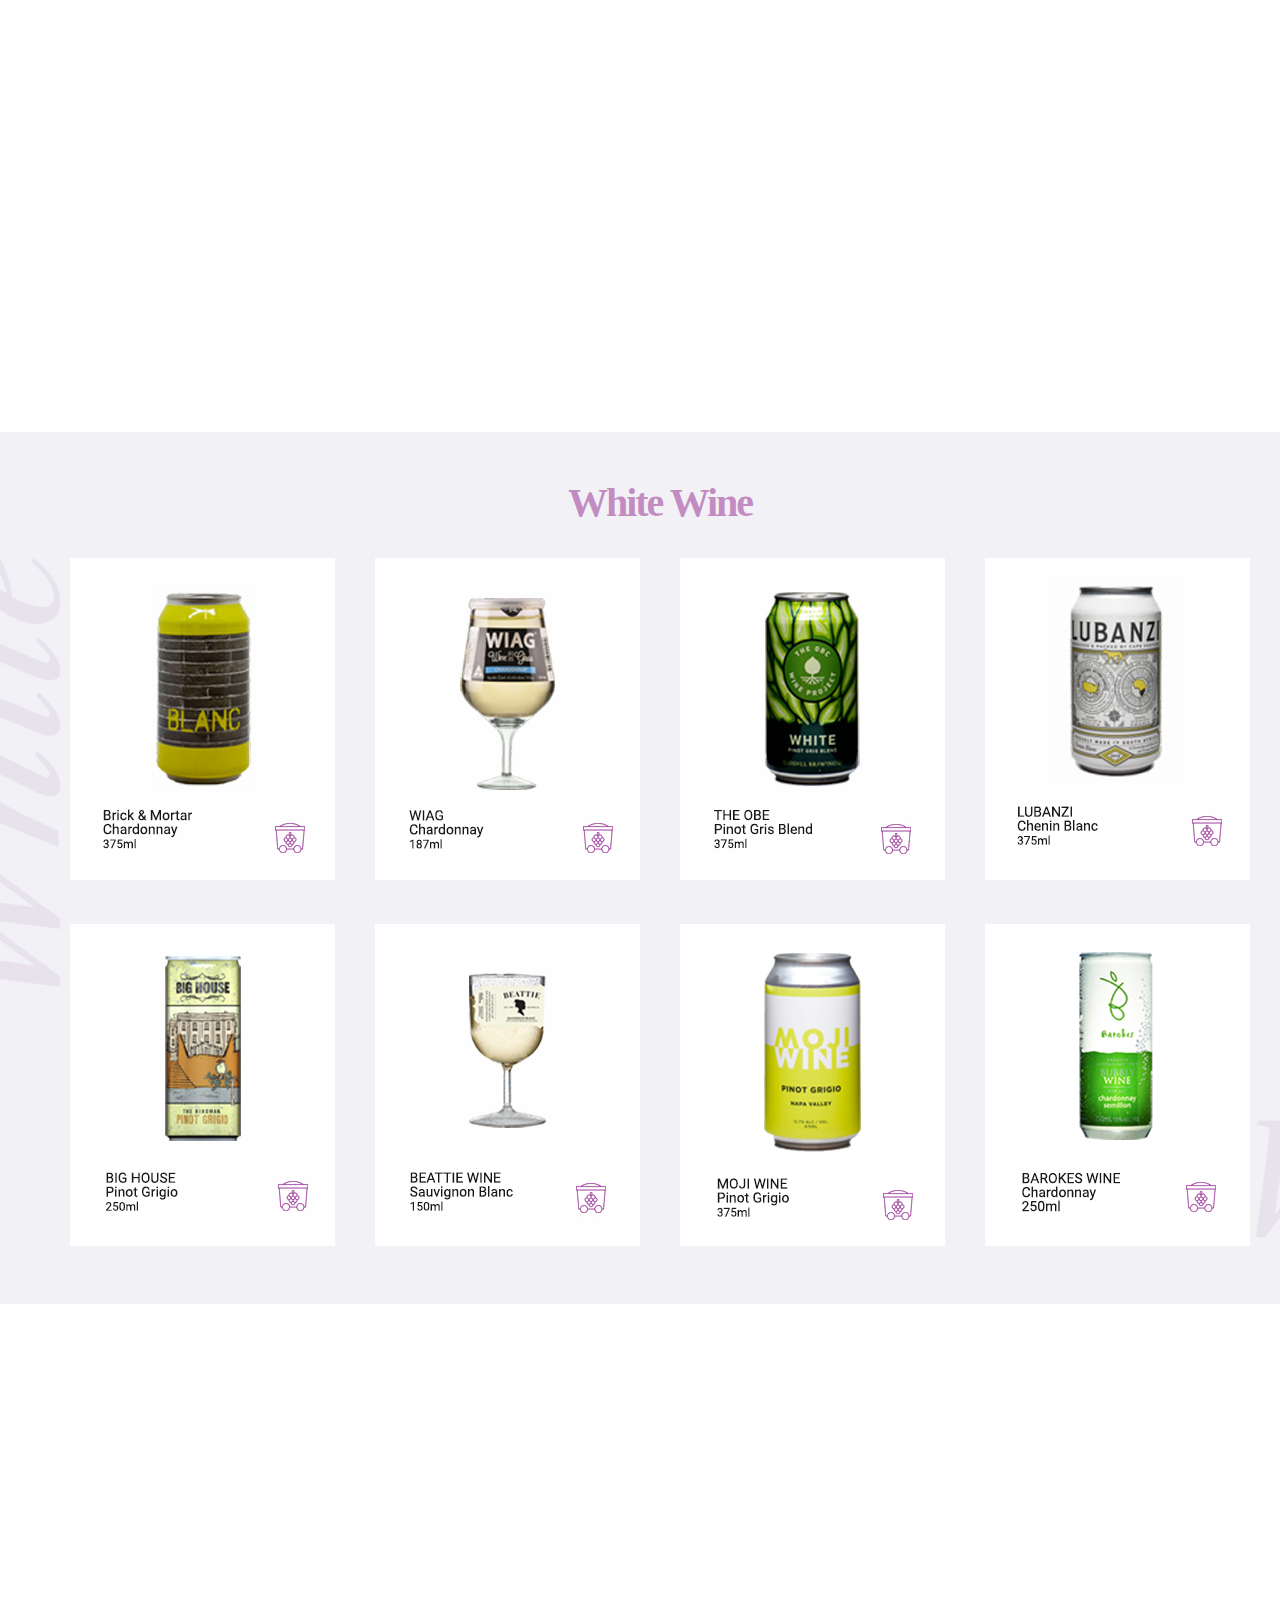
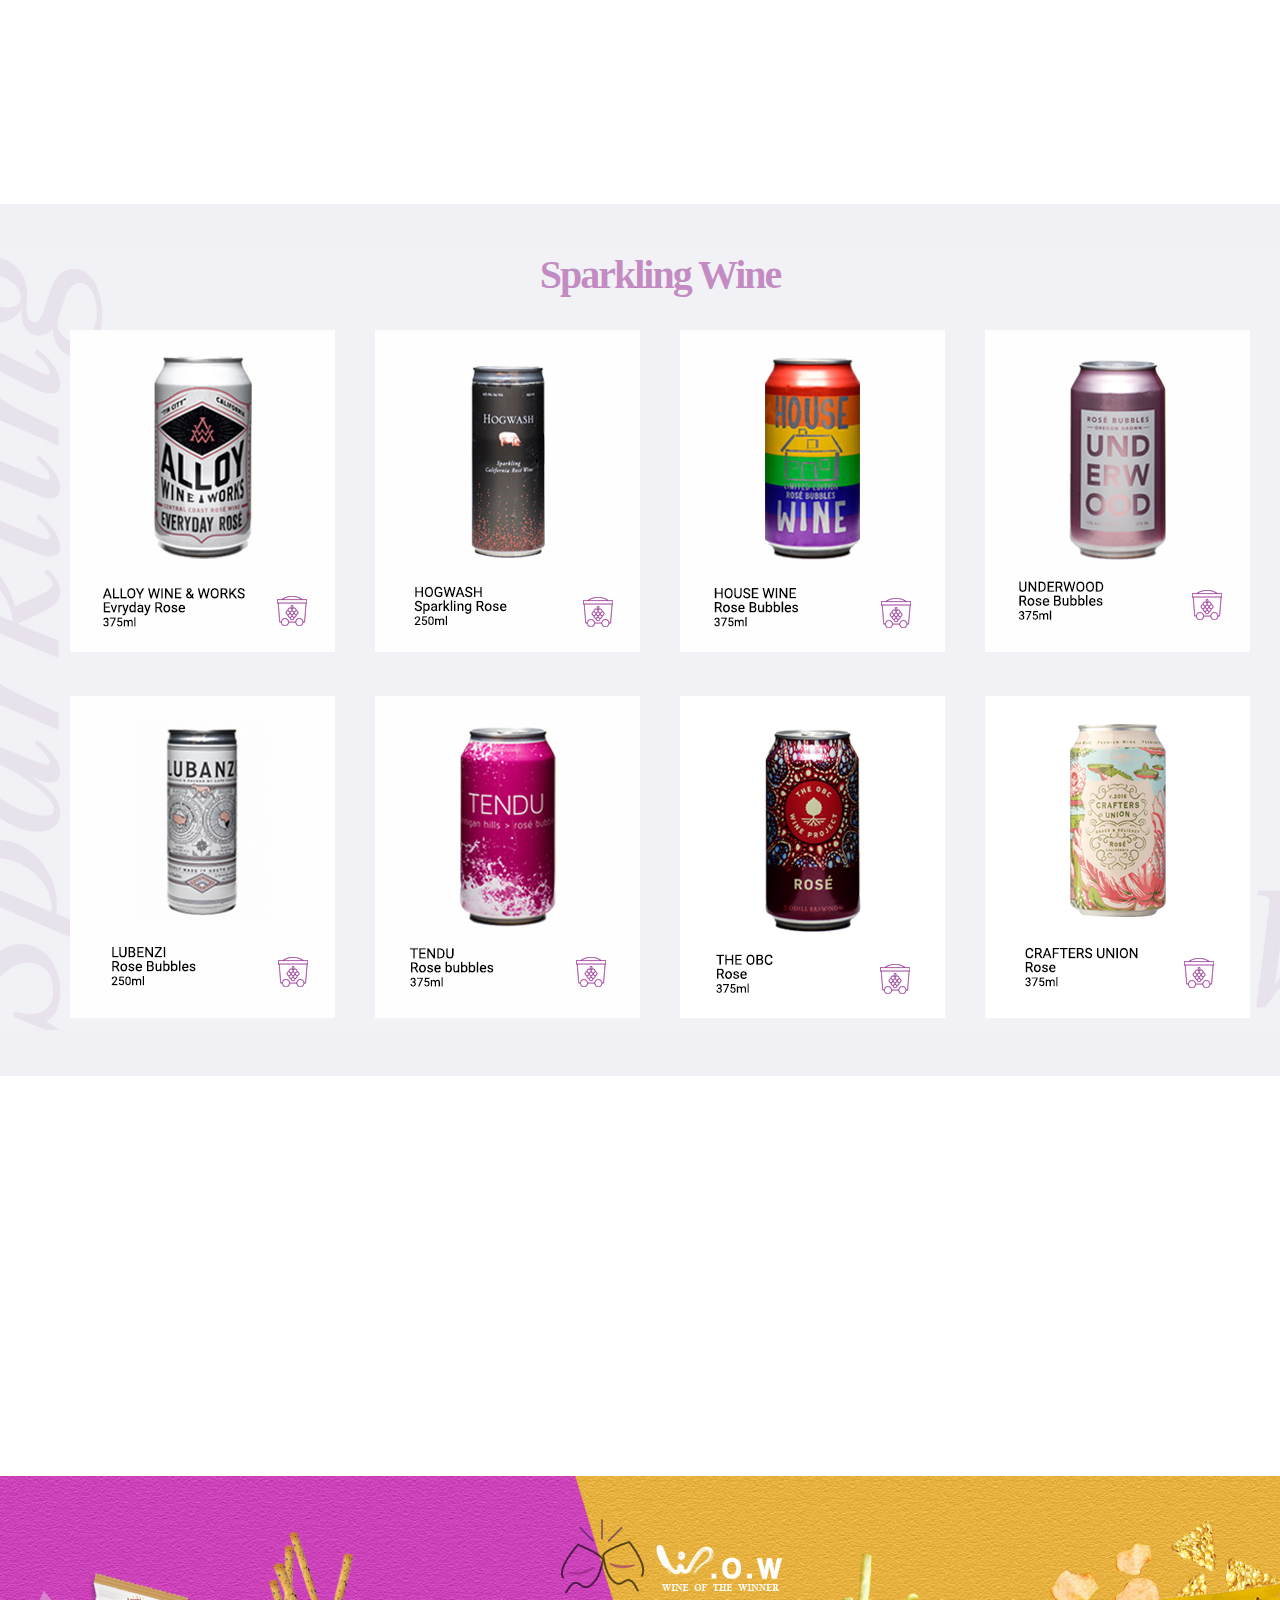
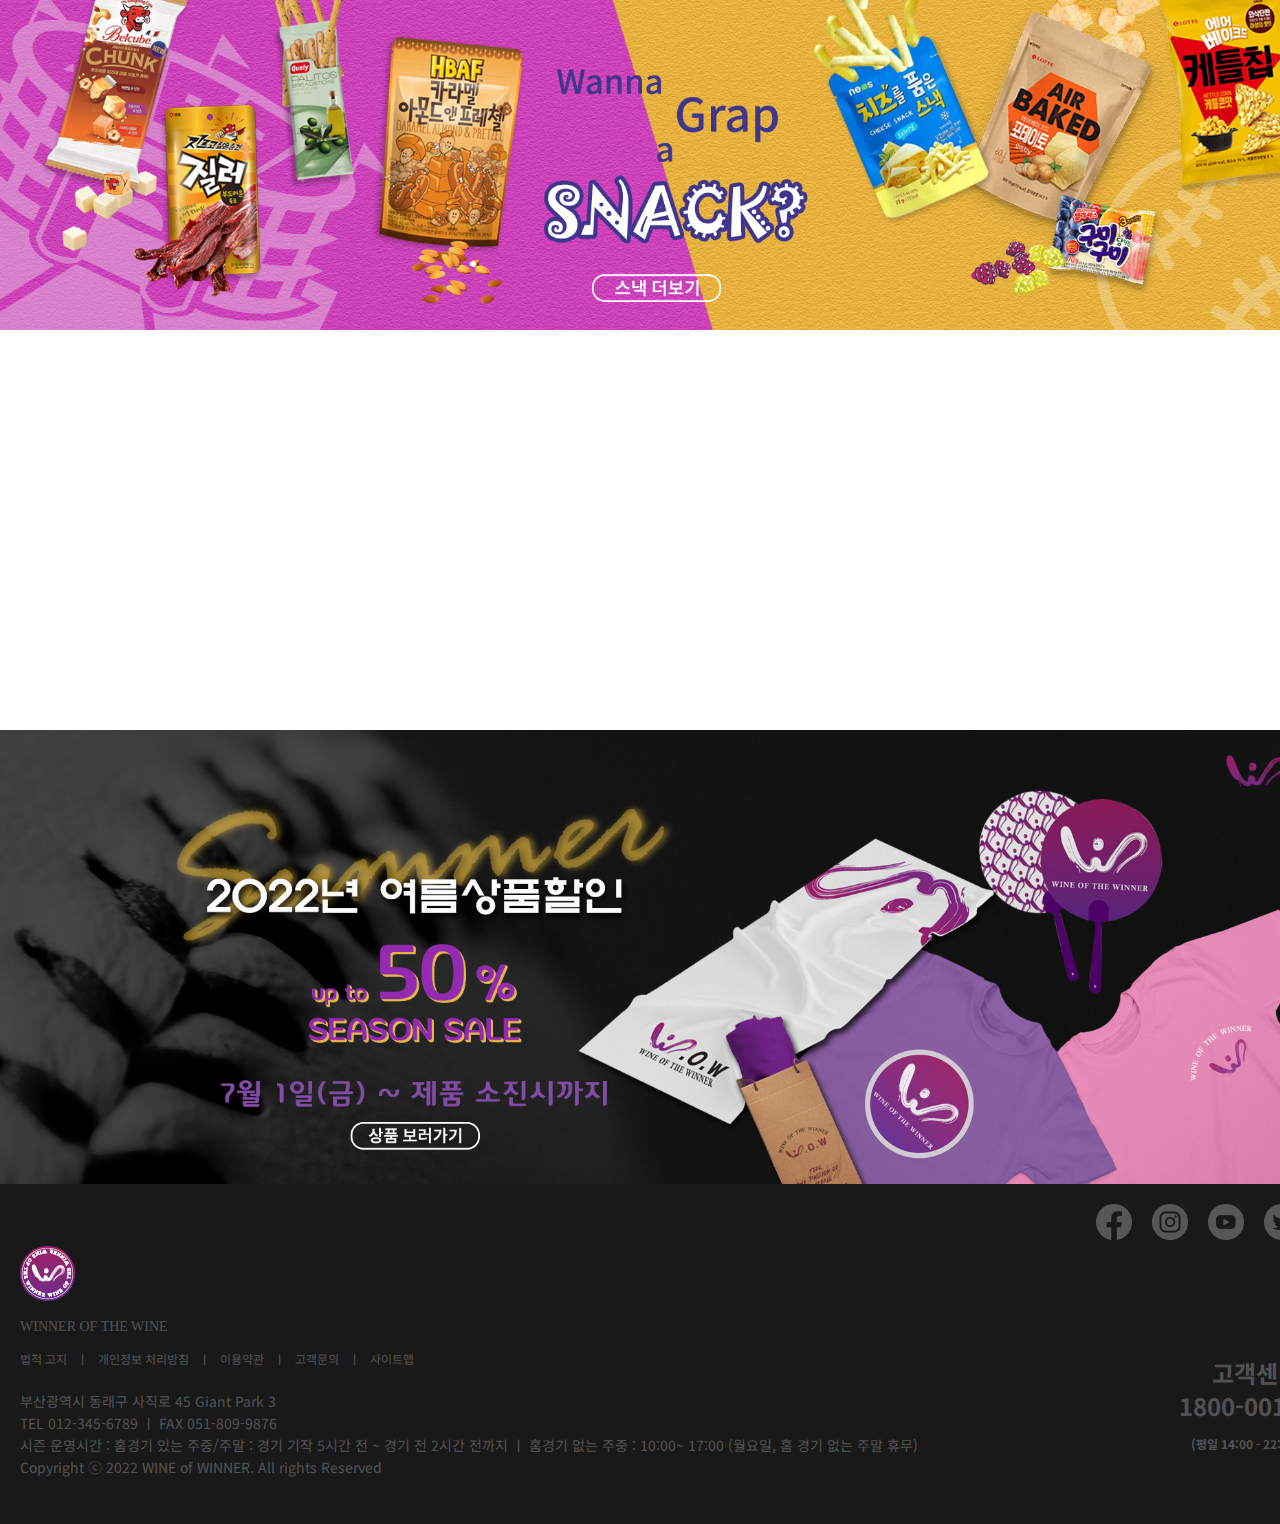
<file: sub1.html>
<!DOCTYPE html>
<html lang="ko">
<head>
  <meta charset="UTF-8">
  <meta http-equiv="X-UA-Compatible" content="IE=edge">
  <meta name="viewport" content="width=1400">
  <link href="images/Favicon_circle.png" rel="icon" type="image/png" sizes="32x32" ><!--파비콘-->
  <title>WOW</title>
  <link rel="stylesheet" href="style01.css">
  <link rel="preconnect" href="https://fonts.googleapis.com">
  <link rel="preconnect" href="https://fonts.gstatic.com" crossorigin>
  <link href="https://fonts.googleapis.com/css2?family=Noto+Sans+KR:wght@100;300;400;500;700;900&family=Roboto:ital,wght@0,100;0,300;0,400;0,500;0,700;0,900;1,100;1,300;1,400;1,500;1,700;1,900&display=swap" rel="stylesheet">


</head>


<body>
 <!--top-->
  <div id="top">
    <div class="top_inner">
      <a href="index.html"><img src="images/logo.png" alt="로고"></a>
   
      <ul class="top_left">
        <li><a href="sub2.html">회사소개</a>
          <div class="sub">
            <div>
              <ul>
                <li><a href="sub2.html#content1">브랜드스토리</a></li>
                <li><a href="sub2.html#content2">BI</a></li>
                <li><a href="Contactus06.html">Contact Us</a></li>
              </ul>
              <ul>
                <li><a href="sub1.html#box1">레드와인</a></li>
                <li><a href="sub1.html#box2">화이트와인</a></li>
                <li><a href="sub1.html#box3">스파클링와인</a></li> 
                <li><a href="sub1.html#box4">스낵</a></li>
                <li><a href="sub1.html#box5">MD</a></li>
              </ul>
              <ul>
                <li><a href="sub3.html#video">인기영상</a></li>
                <li><a href="sub3.html#highlight">하이라이트</a></li>
                <li><a href="sub3.html#photogallery">포토갤러리</a></li>
                <li><a href="sub3.html#videochallenge">비디오판독</a></li>
                <li><a href="index.html#game">KBO팀순위</a></li> 
                <li><a href="index.html#game">경기일정</a></li>
              </ul>
              <ul>
                <li><a href="sub4.html#event">이벤트</a></li>
                <li><a href="sub4.html#accordion">공지사항</a></li> 
                <li><a href="sub4.html#map">매장위치</a></li>
              </ul>
            </div>
          </div>
          </li>
        <li><a href="sub1.html">메뉴</a>
        <div class="sub">
          <div>
            <ul>
              <li><a href="sub2.html#content1">브랜드스토리</a></li>
              <li><a href="sub2.html#content2">BI</a></li>
              <li><a href="Contactus06.html">Contact Us</a></li>
            </ul>
            <ul>
              <li><a href="sub1.html#box1">레드와인</a></li>
              <li><a href="sub1.html#box2">화이트와인</a></li>
              <li><a href="sub1.html#box3">스파클링와인</a></li> 
              <li><a href="sub1.html#box4">스낵</a></li>
              <li><a href="sub1.html#box5">MD</a></li>
            </ul>
            <ul>
              <li><a href="sub3.html#video">인기영상</a></li>
              <li><a href="sub3.html#highlight">하이라이트</a></li>
              <li><a href="sub3.html#photogallery">포토갤러리</a></li>
              <li><a href="sub3.html#videochallenge">비디오판독</a></li>
              <li><a href="index.html#game">KBO팀순위</a></li> 
              <li><a href="index.html#game">경기일정</a></li>
            </ul>
            <ul>
              <li><a href="sub4.html#event">이벤트</a></li>
              <li><a href="sub4.html#accordion">공지사항</a></li> 
              <li><a href="sub4.html#map">매장위치</a></li>
            </ul>
          </div>
        </div>
        </li>
        <li><a href="sub3.html">야구소식</a>
          <div class="sub">
            <div>
              <ul>
                <li><a href="sub2.html#content1">브랜드스토리</a></li>
                <li><a href="sub2.html#content2">BI</a></li>
                <li><a href="Contactus06.html">Contact Us</a></li>
              </ul>
              <ul>
                <li><a href="sub1.html#box1">레드와인</a></li>
                <li><a href="sub1.html#box2">화이트와인</a></li>
                <li><a href="sub1.html#box3">스파클링와인</a></li> 
                <li><a href="sub1.html#box4">스낵</a></li>
                <li><a href="sub1.html#box5">MD</a></li>
              </ul>
              <ul>
                <li><a href="sub3.html#video">인기영상</a></li>
                <li><a href="sub3.html#highlight">하이라이트</a></li>
                <li><a href="sub3.html#photogallery">포토갤러리</a></li>
                <li><a href="sub3.html#videochallenge">비디오판독</a></li>
                <li><a href="index.html#game">KBO팀순위</a></li> 
                <li><a href="index.html#game">경기일정</a></li>
              </ul>
              <ul>
                <li><a href="sub4.html#event">이벤트</a></li>
                <li><a href="sub4.html#accordion">공지사항</a></li> 
                <li><a href="sub4.html#map">매장위치</a></li>
              </ul>
            </div>
          </div>
        </li>
        <li><a href="sub4.html">What's New</a>
          <div class="sub">
            <div>
              <ul>
                <li><a href="sub2.html#content1">브랜드스토리</a></li>
                <li><a href="sub2.html#content2">BI</a></li>
                <li><a href="Contactus06.html">Contact Us</a></li>
              </ul>
              <ul>
                <li><a href="sub1.html#box1">레드와인</a></li>
                <li><a href="sub1.html#box2">화이트와인</a></li>
                <li><a href="sub1.html#box3">스파클링와인</a></li> 
                <li><a href="sub1.html#box4">스낵</a></li>
                <li><a href="sub1.html#box5">MD</a></li>
              </ul>
              <ul>
                <li><a href="sub3.html#video">인기영상</a></li>
                <li><a href="sub3.html#highlight">하이라이트</a></li>
                <li><a href="sub3.html#photogallery">포토갤러리</a></li>
                <li><a href="sub3.html#videochallenge">비디오판독</a></li>
                <li><a href="index.html#game">KBO팀순위</a></li> 
                <li><a href="index.html#game">경기일정</a></li>
              </ul>
              <ul>
                <li><a href="sub4.html#event">이벤트</a></li>
                <li><a href="sub4.html#accordion">공지사항</a></li> 
                <li><a href="sub4.html#map">매장위치</a></li>
              </ul>
            </div>
          </div>
        </li>
       </ul>

      <ul class="top_right">
        <li><a href="login07.html"></a></li>
        <li><a href="#"></a></li>
        <li><a href="#"></a></li>
        <li><a href="#"></a></li>
      </ul>
    </div>  
    </div> <!--top-->

    <!--qp--배경스크롤-->

    <div class="bg1"></div>
    
    <div id="box1">
      <h1>Red Wine</h1>
      <div class="box1_inner">
      <ul>
          <li><a href="https://www.alloywineworks.com/everyday-red-wine-central-coast-12pk"><img src="images/R1.jpg" alt="RedWine1"></a></li>
          <li><a href="https://www.wine21.com/13_search/wine_view.html?Idx=159052"><img src="images/R2.jpg" alt="RedWine2"></a></li>
          <li><a href="https://shop.unionwinecompany.com/collections/underwood/products/underwood-in-a-can-pinot-noir"><img src="images/R3.jpg" alt="RedWine3"></a></li>
          <li><a href="http://wineinaglass.kr/products"><img src="images/R4.jpg" alt="RedWine4"></a></li>
          <li><a href="https://www.cannedoregon.com/wines"><img src="images/R5.jpg" alt="RedWine5"></a></li>
          <li><a href="https://originalhousewine.com/wine/pinot-noir-375ml-can/"><img src="images/R6.jpg" alt="RedWine6"></a></li>
          <li><a href="https://www.bighousewines.com/zinfandel/"><img src="images/R7.jpg" alt="RedWine7"></a></li>
          <li><a href="https://www.alloywineworks.com/index/page/product/product_id/37012/category_id/3937/product_name/Alloy+Pacific+Bloom+Sangria%2C+Central+Coast+12-Pack"><img src="images/R8.jpg" alt="RedWine8"></a></li>
      </ul>
      </div>
      </div>

    <div class="bg2"></div>
    <div id="box2">
      <h1>White Wine</h1>
      <div class="box2_inner">
        <ul>
          <li><a href="https://massanois.com/product/brick-mortar-california-white-wine-can-2018-375ml-24/"><img src="images/W1.jpg" alt="WhiteWine1"></a></li>
          <li><a href="http://wineinaglass.kr/products"><img src="images/W2.jpg" alt="WhiteWine2"></a></li>
          <li><a href="https://www.odellbrewing.com/locations/obcwineproject/"><img src="images/W3.jpg" alt="WhiteWine3"></a></li>
          <li><a href="https://www.lubanziwines.com/"><img src="images/W4.jpg" alt="WhiteWine4"></a></li>
          <li><a href="https://www.bighousewines.com/pinot-grigio/"><img src="images/W5.jpg" alt="WhiteWine5"></a></li>
          <li><a href="https://beveragetradenetwork.com/en/brands/wine-3/australia-20/beattie-wines-3791.htm"><img src="images/W6.jpg" alt="WhiteWine6"></a></li>
          <li><a href="https://peregrineranch.com/moji-canned-wine-2/"><img src="images/W7.jpg" alt="WhiteWine7"></a></li>
          <li><a href="https://shop.wineinacan.com/home/14-chardonnay-semillon.html"><img src="images/W8.jpg" alt="WhiteWine87"></a></li>
      </ul>
    </div>
    </div>

    <div class="bg3"></div>
    <div id="box3">
      <h1>Sparkling Wine</h1>
      <div class="box3_inner">
        <ul>
          <li><a href="https://www.alloywineworks.com/rose-central-coast-12pack"><img src="images/S1.jpg" alt="spWine1"></a></li>
          <li><a href="https://www.hogwashrose.com/wine-items/case-of-hogwash-sparkling-cans"><img src="images/S2.jpg" alt="spWine2"></a></li>
          <li><a href="https://originalhousewine.com/wine/limited-edition-rainbow-rose-bubbles-375-ml-can/"><img src="images/S3.jpg" alt="spWine3"></a></li>
          <li><a href="https://shop.unionwinecompany.com/collections/underwood/products/copy-of-underwood-rose-bubbles"><img src="images/S4.jpg" alt="spWine4"></a></li>
          <li><a href="https://www.lubanziwines.com/rose-bubbles-bottle"><img src="images/S5.jpg" alt="spWine5"></a></li>
          <li><a href="https://sf.flatiron-wines.com/products/tendu-rose-bubbles-can-nv-375ml-375ml"><img src="images/S6.jpg" alt="spWine6"></a></li>
          <li><a href="https://www.worldbeverage.net/wines/The-OBC-Wine-Project-Rose-w8961712xw"><img src="images/S7.jpg" alt="speWine7"></a></li>
          <li><a href="https://www.craftersunionwines.com/"><img src="images/S8.jpg" alt="spWine8"></a></li>
      </ul>
    </div>
    </div>

    <div id="bg4"></div>

    <!--스낵 배너-->
    <div id="box4">
      <img src="images/snack_banner_0701.jpg" alt="스낵이미지">
    </div>
    <div id="bg4"></div>
    <!--엠디 배너-->
    <div id="box5">
      <img src="images/MD_banner_0712.jpg" alt="md">
    </div>
    
    <!--광고 배너
    <div class="ad">
      <img src="images/TEAMALLSTAR_1320.jpg" alt="올스타팀">
    </div>
-->


  <!--footer-->
    <div id="footer">
      <div class="f_inner">
       
          <ul class="sns">
            <li><a href="
            https://www.facebook.com" target="_blank"><img src="images/facebook.png" alt="페이스북"></a></li>
            <li><a href="
              https://www.instagram.com" target="_blank"><img src="images/insta.png" alt="인스타그램"></a></li>
            <li><a href="https://www.youtube.com/" target="_blank"><img src="images/YouTube.png" alt="유튜브"></a></li>
            <li><a href="https://twitter.com/" target="_blank"><img src="images/Twitter.png" alt="트위터"></a></li>
          </ul>
        
      <div class="f_left">
        <p><a href="index.html"><img src="images/footer_logo.png" alt="logo"></a></p>
        <p class="name">WINNER OF THE WINE </p>
       
        <ul class="f_link">
          <li><a href="#">법적 고지</a></li>
          <li><a href="#">ㅣ</a></li>
          <li><a href="#">개인정보 처리방침</a></li>
          <li><a href="#">ㅣ</a></li>
          <li><a href="#">이용약관</a></li>
          <li><a href="#">ㅣ</a></li>
          <li><a href="#">고객문의</a></li>
          <li><a href="#">ㅣ</a></li>
          <li><a href="#">사이트맵</a></li>
        </ul>
        
       <div class="address">
        <p>부산광역시 동래구 사직로 45  Giant Park 3</p>
        <p>TEL  012-345-6789 ㅣ FAX  051-809-9876</p>
        <p>시즌 운영시간 : 홈경기 있는 주중/주말 : 경기 기작 5시간 전 ~ 경기 전 2시간 전까지 ㅣ 홈경기 없는 주중 : 10:00~ 17:00 (월요일, 홈 경기 없는 주말 휴무)</p>
        <p>Copyright ⓒ 2022 WINE of WINNER. All rights Reserved</p>
       </div>
      </div>

      <div class="f_right">
        <ul>
          <li><a href="#">고객센터</a></li>
          <li><a href="#">1800-0018</a></li>
          <li><a href="#"><small>(평일 14:00 - 22:00)</small></a></li>
        </ul>
      </div>
      </div><!--footer-->

  <!--TOP BTN-->
  <div id="topbtn"><a href="#" class="top"><img src="images/top_btn50.png" alt="top버튼"></a></div>


	<!-- js -->

  <!-- top btn -->
	<script src="https://code.jquery.com/jquery-2.2.0.min.js"></script><!-- 제이쿼리 라이브러리,수정X -->
	<script src="script/icon.js"></script>
</body>
</html>
</file>
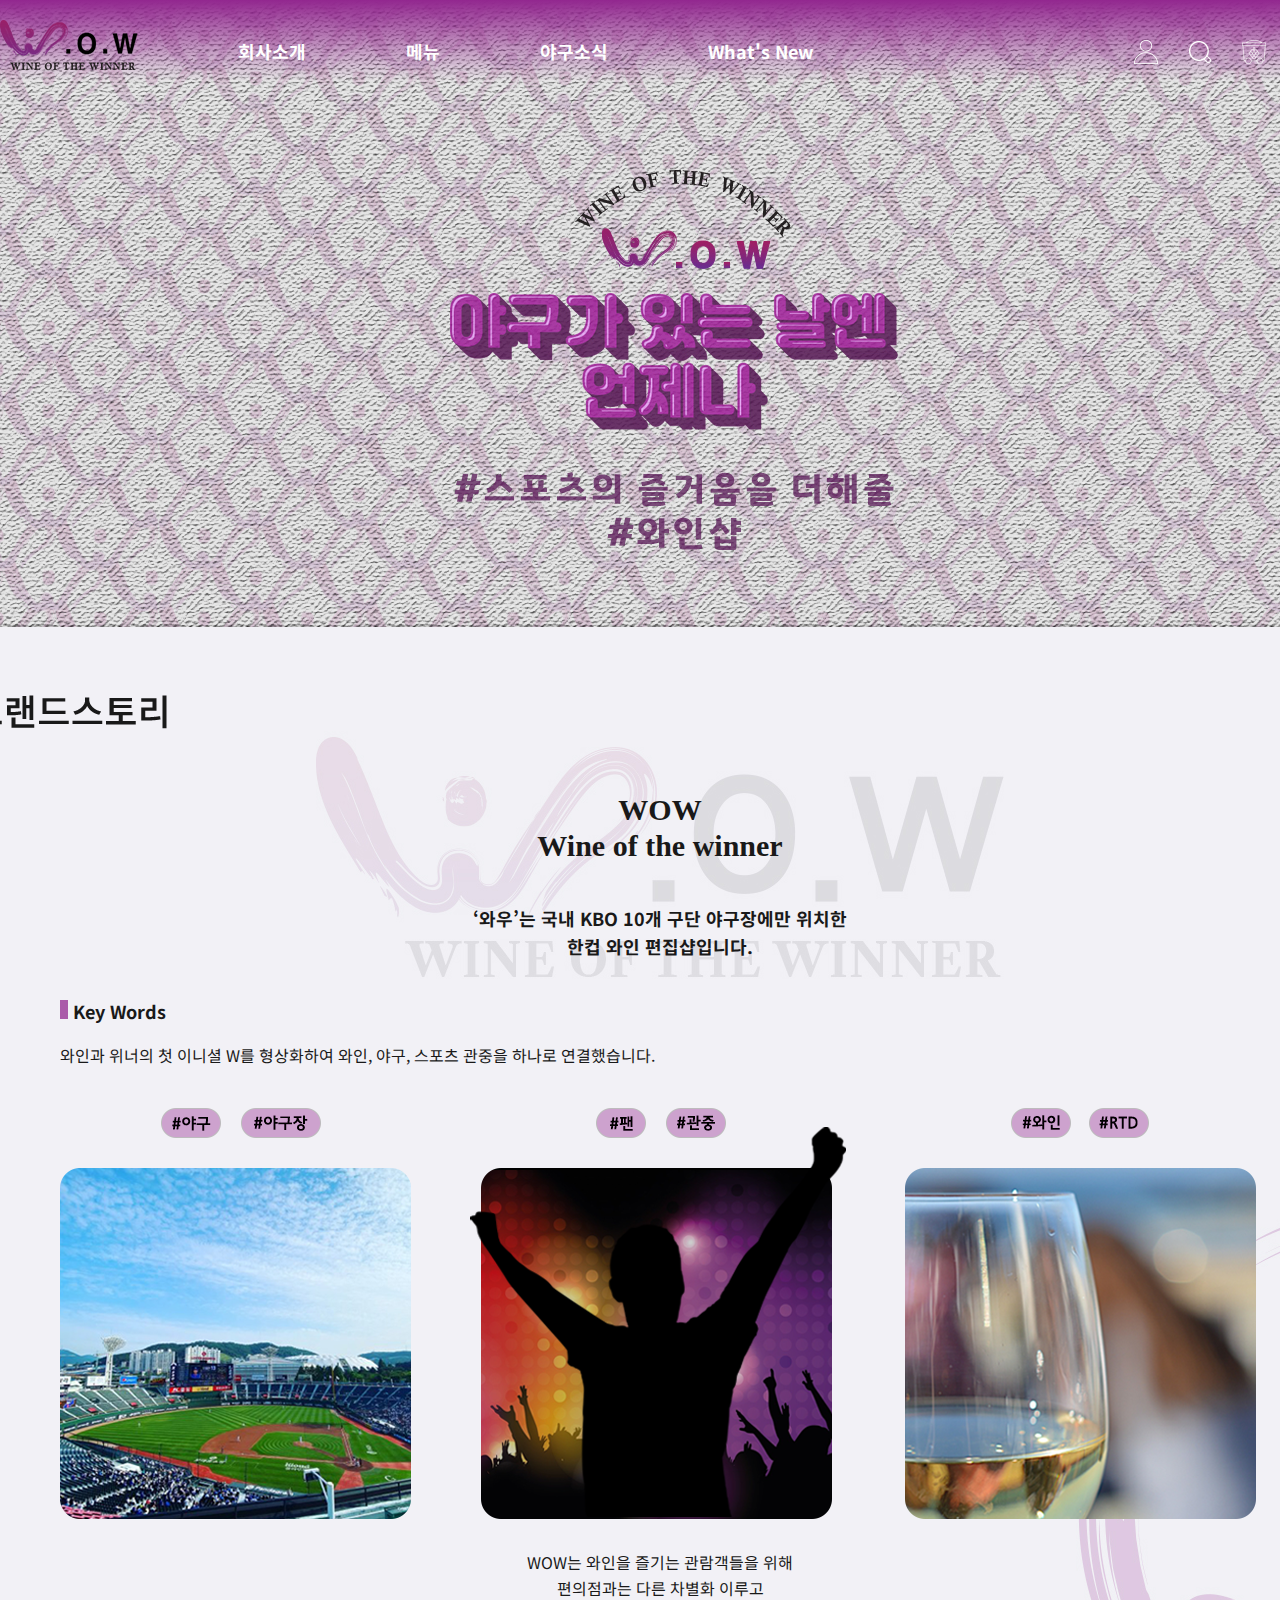
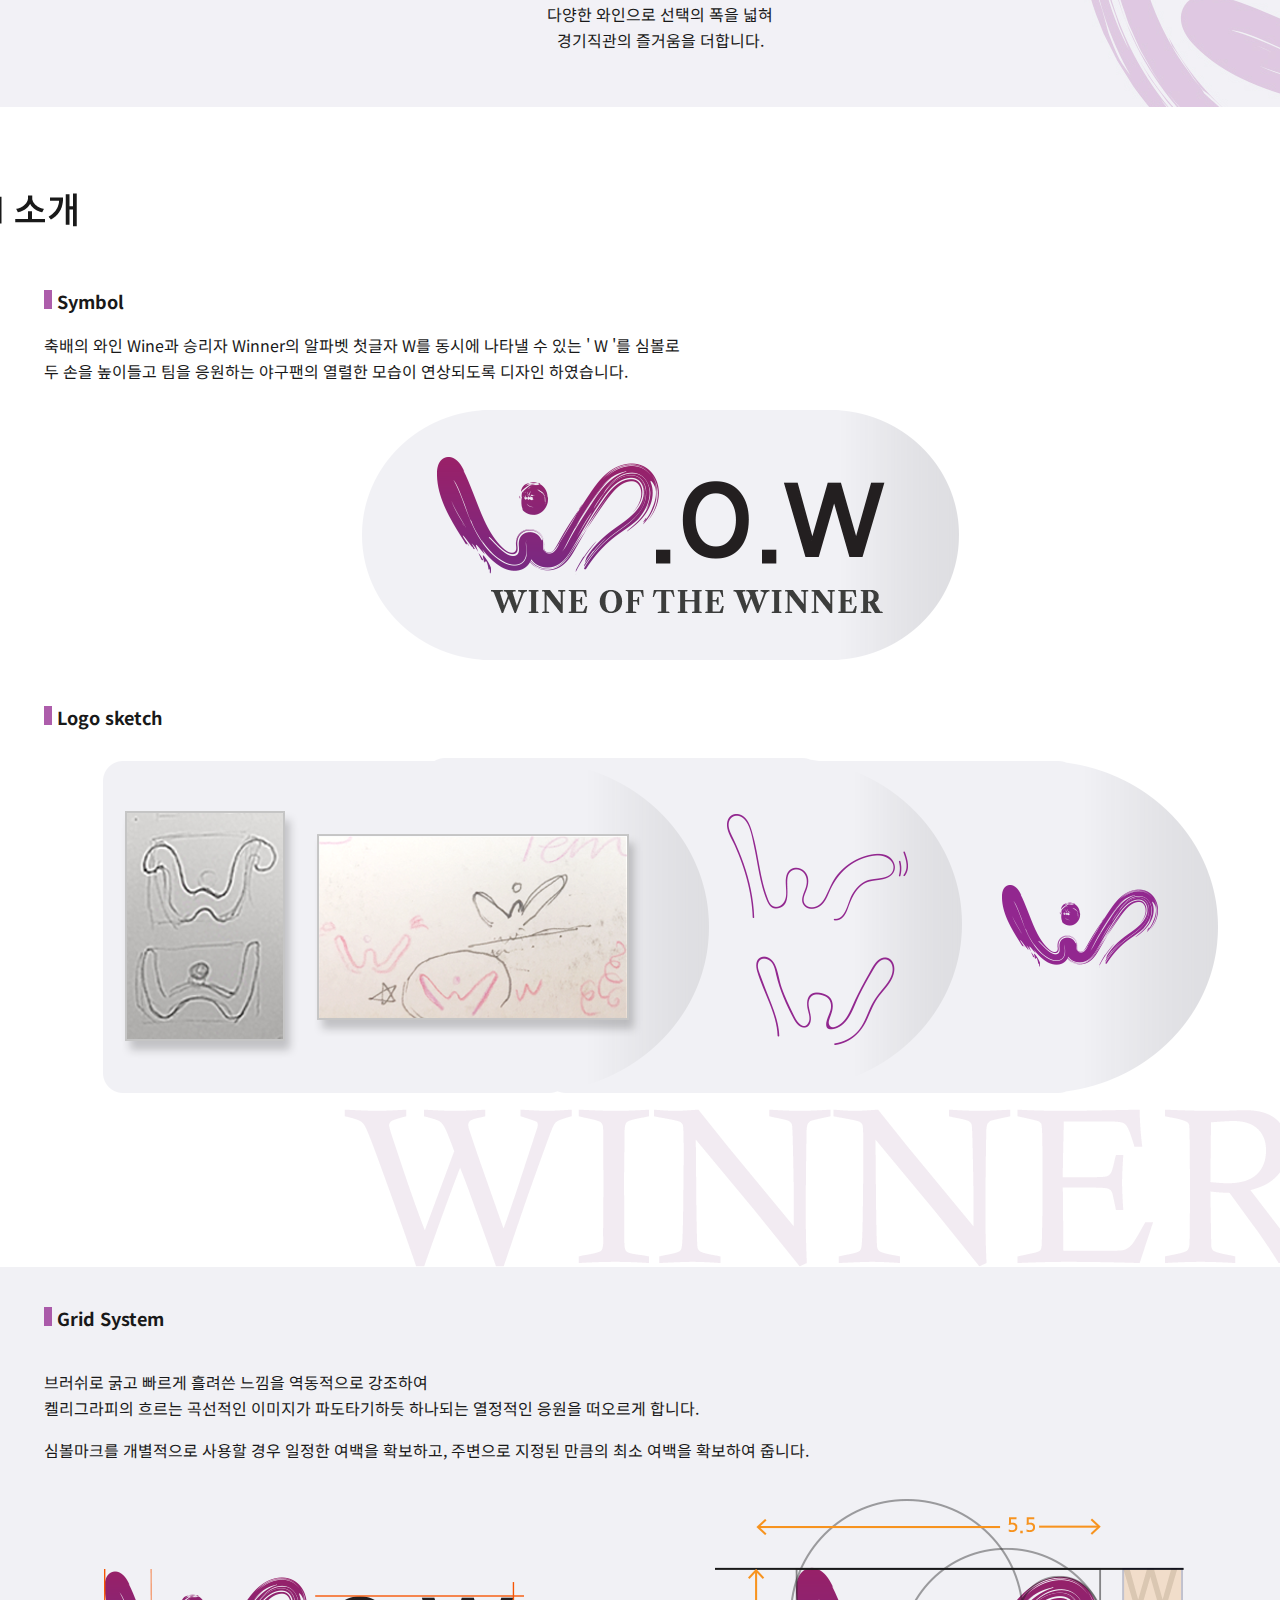
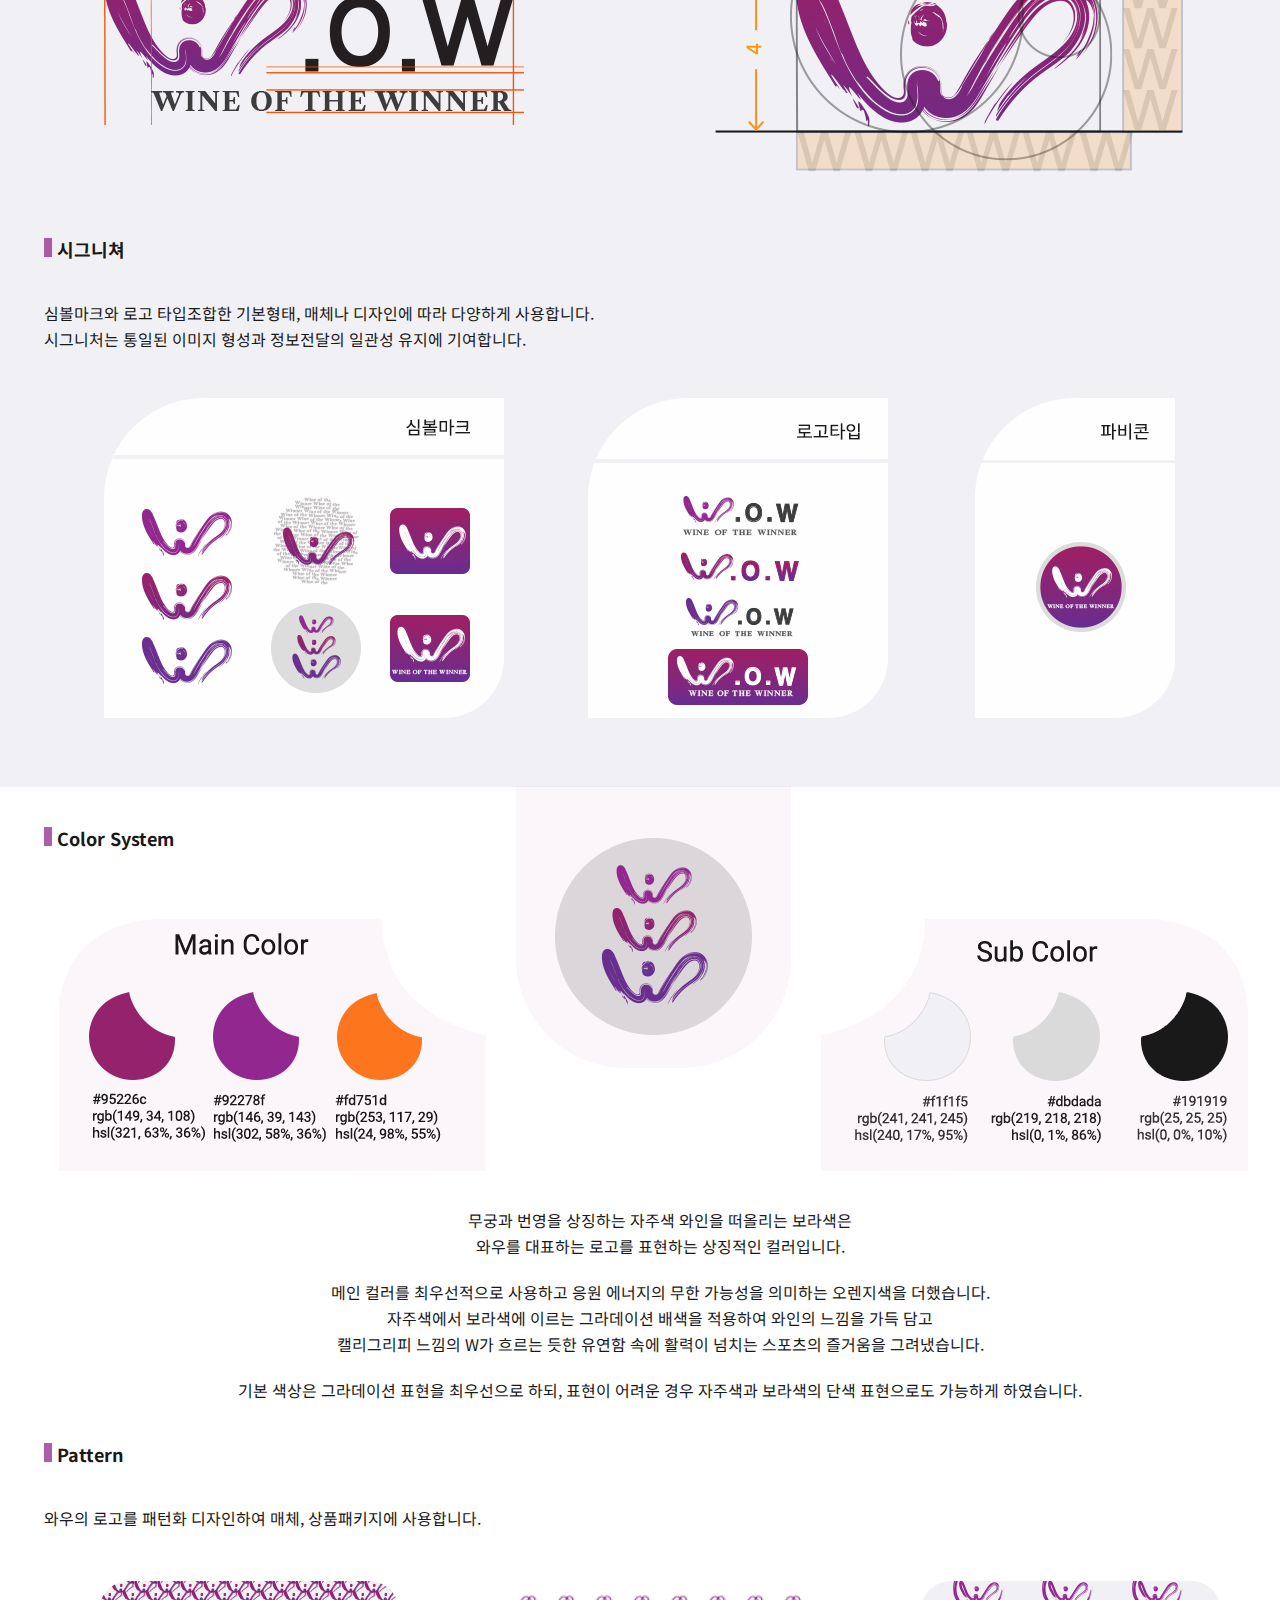
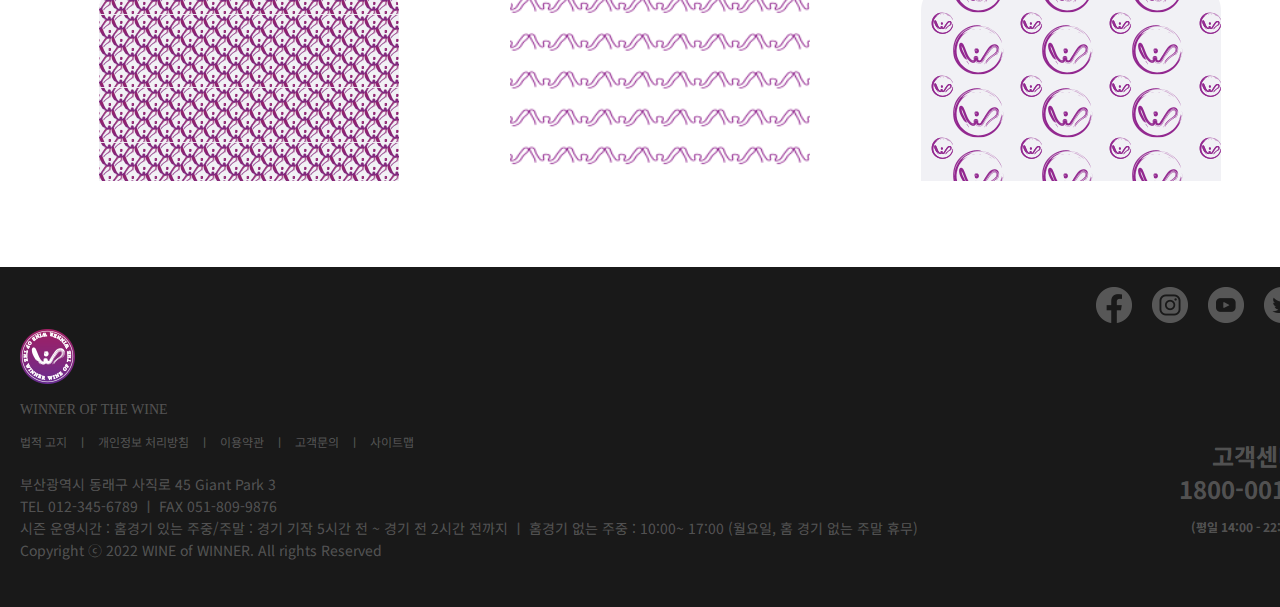
<file: sub2.html>
<!DOCTYPE html>
<html lang="ko">
<head>
  <meta charset="UTF-8">
  <meta http-equiv="X-UA-Compatible" content="IE=edge">
  <meta name="viewport" content="width=1400">
  <link href="images/Favicon_circle.png" rel="icon" type="image/png" sizes="32x32" >
  <title>WOW</title>
  <link rel="stylesheet" href="style02.css">

  <link rel="preconnect" href="https://fonts.googleapis.com">
  <link rel="preconnect" href="https://fonts.gstatic.com" crossorigin>
  <link href="https://fonts.googleapis.com/css2?family=Noto+Sans+KR:wght@100;300;400;500;700;900&family=Roboto:ital,wght@0,100;0,300;0,400;0,500;0,700;0,900;1,100;1,300;1,400;1,500;1,700;1,900&display=swap" rel="stylesheet">


</head>
<body>
  <div id="top">
    <!--top-->
    <div class="top_inner">
      <a href="index.html"><img src="images/logo.png" alt="로고"></a>
   
      <ul class="top_left">
        <li><a href="sub2.html">회사소개</a>
          <div class="sub">
            <div>
              <ul>
                <li><a href="sub2.html#content1">브랜드스토리</a></li>
                <li><a href="sub2.html#content2">BI</a></li>
                <li><a href="Contactus06.html">Contact Us</a></li>
              </ul>
              <ul>
                <li><a href="sub1.html#box1">레드와인</a></li>
                <li><a href="sub1.html#box2">화이트와인</a></li>
                <li><a href="sub1.html#box3">스파클링와인</a></li> 
                <li><a href="sub1.html#box4">스낵</a></li>
                <li><a href="sub1.html#box5">MD</a></li>
              </ul>
              <ul>
                <li><a href="sub3.html#video">인기영상</a></li>
                <li><a href="sub3.html#highlight">하이라이트</a></li>
                <li><a href="sub3.html#photogallery">포토갤러리</a></li>
                <li><a href="sub3.html#videochallenge">비디오판독</a></li>
                <li><a href="index.html#game">KBO팀순위</a></li> 
                <li><a href="index.html#game">경기일정</a></li>
              </ul>
              <ul>
                <li><a href="sub4.html#event">이벤트</a></li>
                <li><a href="sub4.html#accordion">공지사항</a></li> 
                <li><a href="sub4.html#map">매장위치</a></li>
              </ul>
            </div>
          </div>
          </li>

        <li><a href="sub1.html">메뉴</a>
        <div class="sub">
          <div>
            <ul>
              <li><a href="sub2.html#content1">브랜드스토리</a></li>
              <li><a href="sub2.html#content2">BI</a></li>
              <li><a href="Contactus06.html">Contact Us</a></li>
            </ul>
            <ul>
              <li><a href="sub1.html#box1">레드와인</a></li>
              <li><a href="sub1.html#box2">화이트와인</a></li>
              <li><a href="sub1.html#box3">스파클링와인</a></li> 
              <li><a href="sub1.html#box4">스낵</a></li>
              <li><a href="sub1.html#box5">MD</a></li>
            </ul>
            <ul>
              <li><a href="sub3.html#video">인기영상</a></li>
              <li><a href="sub3.html#highlight">하이라이트</a></li>
              <li><a href="sub3.html#photogallery">포토갤러리</a></li>
              <li><a href="sub3.html#videochallenge">비디오판독</a></li>
              <li><a href="index.html#game">KBO팀순위</a></li> 
              <li><a href="index.html#game">경기일정</a></li>
            </ul>
            <ul>
              <li><a href="sub4.html#event">이벤트</a></li>
              <li><a href="sub4.html#accordion">공지사항</a></li> 
              <li><a href="sub4.html#map">매장위치</a></li>
            </ul>
          </div>
        </div>
        </li>

        <li><a href="sub3.html#game">야구소식</a>
          <div class="sub">
            <div>
              <ul>
                <li><a href="sub2.html#content1">브랜드스토리</a></li>
                <li><a href="sub2.html#content2">BI</a></li>
                <li><a href="Contactus06.html">Contact Us</a></li>
              </ul>
              <ul>
                <li><a href="sub1.html#box1">레드와인</a></li>
                <li><a href="sub1.html#box2">화이트와인</a></li>
                <li><a href="sub1.html#box3">스파클링와인</a></li> 
                <li><a href="sub1.html#box4">스낵</a></li>
                <li><a href="sub1.html#box5">MD</a></li>
              </ul>
              <ul>
                <li><a href="sub3.html#video">인기영상</a></li>
                <li><a href="sub3.html#highlight">하이라이트</a></li>
                <li><a href="sub3.html#photogallery">포토갤러리</a></li>
                <li><a href="sub3.html#videochallenge">비디오판독</a></li>
                <li><a href="index.html#game">KBO팀순위</a></li> 
                <li><a href="index.html#game">경기일정</a></li>
              </ul>
              <ul>
                <li><a href="sub4.html#event">이벤트</a></li>
                <li><a href="sub4.html#accordion">공지사항</a></li> 
                <li><a href="sub4.html#map">매장위치</a></li>
              </ul>
            </div>
          </div>
        </li>

        <li><a href="sub4.html">What's New</a>
          <div class="sub">
            <div>
              <ul>
                <li><a href="sub2.html#content1">브랜드스토리</a></li>
                <li><a href="sub2.html#content2">BI</a></li>
                <li><a href="Contactus06.html">Contact Us</a></li>
              </ul>
              <ul>
                <li><a href="sub1.html#box1">레드와인</a></li>
                <li><a href="sub1.html#box2">화이트와인</a></li>
                <li><a href="sub1.html#box3">스파클링와인</a></li> 
                <li><a href="sub1.html#box4">스낵</a></li>
                <li><a href="sub1.html#box5">MD</a></li>
              </ul>
              <ul>
                <li><a href="sub3.html#video">인기영상</a></li>
                <li><a href="sub3.html#highlight">하이라이트</a></li>
                <li><a href="sub3.html#photogallery">포토갤러리</a></li>
                <li><a href="sub3.html#videochallenge">비디오판독</a></li>
                <li><a href="index.html#game">KBO팀순위</a></li> 
                <li><a href="index.html#game">경기일정</a></li>
              </ul>
              <ul>
                <li><a href="sub4.html#event">이벤트</a></li>
                <li><a href="sub4.html#accordion">공지사항</a></li> 
                <li><a href="sub4.html#map">매장위치</a></li>
              </ul>
            </div>
          </div>
        </li>
       </ul>

      <ul class="top_right">
        <li><a href="login07.html"></a></li>
        <li><a href="#"></a></li>
        <li><a href="#"></a></li>
        <li><a href="#"></a></li>
      </ul>
    </div>  
    </div>

  <!-- banner -->
  <div id="banner">
    <div class="banner_inner">
       
    </div> 
 </div>
 <!-- banner -->

 <!-- content1 -->
 <div id="content1">
  <div class="contents1_inner">
  <h2><img src="images/brand_story.png" alt="브랜드스토리"></h2>
    <h1>WOW<br>
      Wine of the winner</h1>
     <h3>‘와우’는 국내 KBO 10개 구단 야구장에만 위치한<br>
      한컵 와인 편집샵입니다.</h3>
     
    <div class="keywords">
      <h2><img src="images/index2.png" alt="index2"> Key Words</h2>
      <p>와인과 위너의 첫 이니셜  W를 형상화하여 와인, 야구, 스포츠 관중을 하나로 연결했습니다.</p>
      <ul>
        <li><a href="#"><img src="images/keywords1.png" alt="야구"></a></li>
        <li class="margin"><a href="#"><img src="images/keywords2.png" alt="관중"></a></li>
        <li><a href="#"><img src="images/keywords3.png" alt="관중"></a></li>
      </ul>
    
      <h5>WOW는 와인을 즐기는 관람객들을 위해<br>
            편의점과는 다른 차별화 이루고<br> 
            다양한 와인으로 선택의 폭을 넓혀<br>
            경기직관의 즐거움을 더합니다.</h5>
          </div>
  </div>
  </div>
  <!-- content1 -->

  <!-- content2 -->
    <div id="content2">
      <div class="content2_inner">
        <h2><a href="#"><img src="images/Bi 소개.png" alt="브랜드소개"></a></h2>
      <div class="bi_intro">   
        <h2><img src="images/index2.png" alt="index2"> Symbol</h2>
        <p>축배의 와인 Wine과 승리자 Winner의 알파벳 첫글자 W를 동시에 나타낼 수 있는 ' W '를 심볼로<br>
          두 손을 높이들고 팀을 응원하는 야구팬의 열렬한 모습이 연상되도록 디자인 하였습니다.</p>
        <img src="images/Logo_in_symbol.png" alt="심볼">
        
        <h2><img src="images/index2.png" alt="index2"> Logo sketch</h2>
        <img src="images/Logo_sketch.png" alt="로고스케치">
        </div> 
      </div>
      </div>
  <!-- content2 -->

  <!-- content3 -->
     <div id="content3">
      <div class="content3_inner">
        <h2><img src="images/index2.png" alt="index2"> Grid System</h2>
        <p>브러쉬로 굵고 빠르게 흘려쓴 느낌을 역동적으로 강조하여<br>
          켈리그라피의 흐르는 곡선적인 이미지가 파도타기하듯 하나되는 열정적인 응원을 떠오르게 합니다.</p>
        <p>심볼마크를 개별적으로 사용할 경우 일정한 여백을 확보하고,  주변으로 지정된 만큼의 최소 여백을 확보하여 줍니다.</p>
          <ul class="sig_top">
            <li><img src="images/gridsystem_logo1.png" alt="그리드시스템1"></li>
            <li><img src="images/gridsystem_logo2.png" alt="그리드시스템2"></li>
          </ul>

      <h2><img src="images/index2.png" alt="index2"> 시그니쳐</h2>
      <p>심볼마크와 로고 타입조합한 기본형태, 매체나 디자인에 따라  다양하게  사용합니다.<br>
        시그니처는 통일된 이미지 형성과 정보전달의 일관성 유지에 기여합니다.</p>
      <ul class="sig_bottom">
          <li><img src="images/sig_logo1.png" alt="심볼마크"></li>
          <li><img src="images/sig_logotype.png" alt="로고타입"></li>
          <li><img src="images/sig_logo3.png" alt="파비콘"></li>
      </ul>
    </div>
    </div>
  <!-- content3 -->

  
  <!-- content4 -->
    <div id="content4">
      <div class="content4_inner">
      <h2><img src="images/index2.png" alt="index2"> Color System</h2>
      
     <ul class="col">
        <li><img src="images/main_color.png" alt="메인컬러"></li>
        <li><img src="images/color_system_logo.png" alt="컬러로고"></li>
        <li><img src="images/sub_color.png" alt="서브컬러"></li>
      </ul>
  
       <p>무궁과 번영을 상징하는 자주색 와인을 떠올리는 보라색은<br>
          와우를 대표하는 로고를 표현하는 상징적인 컬러입니다.</p>
          <p>메인 컬러를 최우선적으로 사용하고  응원 에너지의 무한 가능성을 의미하는 오렌지색을 더했습니다.<br>    
            자주색에서 보라색에 이르는 그라데이션 배색을 적용하여 와인의 느낌을 가득 담고<br>
           캘리그리피 느낌의 W가 흐르는 듯한 유연함 속에 활력이 넘치는 스포츠의 즐거움을 그려냈습니다. </p>
           <p>기본 색상은 그라데이션 표현을 최우선으로 하되, 표현이 어려운 경우 자주색과 보라색의 단색 표현으로도 가능하게 하였습니다.</p>

      <h2><img src="images/index2.png" alt="index2"> Pattern</h2>
      <h5>와우의 로고를 패턴화 디자인하여 매체, 상품패키지에 사용합니다.</h5>
      <ul class="pat">
      <li><img src="images/pattern1.png" alt="wow패턴1"></li>
      <li><img src="images/pattern2.png" alt="wow패턴2"></li>
      <li><img src="images/pattern3.png" alt="wow패턴3"></li>
    </ul>
  </div>
  </div>
  </div>
     <!-- content4 -->


   


    <div id="footer"><!--footer-->
      <div class="f_inner">
       
        <ul class="sns">
          <li><a href="
          https://www.facebook.com" target="_blank"><img src="images/facebook.png" alt="페이스북"></a></li>
          <li><a href="
            https://www.instagram.com" target="_blank"><img src="images/insta.png" alt="인스타그램"></a></li>
          <li><a href="https://www.youtube.com/" target="_blank"><img src="images/YouTube.png" alt="유튜브"></a></li>
          <li><a href="https://twitter.com/" target="_blank"><img src="images/Twitter.png" alt="트위터"></a></li>
        </ul>
        
      <div class="f_left">
        <p><a href="index.html"><img src="images/footer_logo.png" alt="logo"></a></p>
        <p class="name">WINNER OF THE WINE </p>
       
        <ul class="f_link">
          <li><a href="#">법적 고지</a></li>
          <li><a href="#">ㅣ</a></li>
          <li><a href="#">개인정보 처리방침</a></li>
          <li><a href="#">ㅣ</a></li>
          <li><a href="#">이용약관</a></li>
          <li><a href="#">ㅣ</a></li>
          <li><a href="#">고객문의</a></li>
          <li><a href="#">ㅣ</a></li>
          <li><a href="#">사이트맵</a></li>
        </ul>
        
       <div class="address">
        <p>부산광역시 동래구 사직로 45  Giant Park 3</p>
        <p>TEL  012-345-6789 ㅣ FAX  051-809-9876</p>
        <p>시즌 운영시간 : 홈경기 있는 주중/주말 : 경기 기작 5시간 전 ~ 경기 전 2시간 전까지 ㅣ 홈경기 없는 주중 : 10:00~ 17:00 (월요일, 홈 경기 없는 주말 휴무)</p>
        <p>Copyright ⓒ 2022 WINE of WINNER. All rights Reserved</p>
       </div>
      </div>

      <div class="f_right">
        <ul>
          <li><a href="#">고객센터</a></li>
          <li><a href="#">1800-0018</a></li>
          <li><a href="#"><small>(평일 14:00 - 22:00)</small></a></li>
        </ul>
      </div>
      </div><!--footer-->

<div id="top_banner"></div>
<div class="pattern_banner"></div>

  <!--TOP BTN-->
  <div id="topbtn"><a href="#" class="top"><img src="images/top_btn50.png" alt="top버튼"></a></div>

 <!-- js -->
<!-- top btn -->
<script src="https://code.jquery.com/jquery-2.2.0.min.js"></script><!-- 제이쿼리 라이브러리,수정X -->
<script src="script/icon.js"></script>

</body>
</html>
</file>
<file: style.css>
*{margin: 0; padding: 0;}
ul{list-style: none;}
a{text-decoration: 0; color: #191919;}
/* font-family: 'Noto Sans KR', sans-serif; */
/* font-family: 'Roboto', sans-serif; 
font-family: 'Libre Caslon Text', serif;*/


/* body꾸미기 */
body{
    font-family: 'Noto Sans KR', sans-serif;
    font-size: 12px;
    line-height: 22px;
    color: #191919;
    background-color:#ffffff;
    min-width: 1320px;
}

#top{
    width: 100%;
    height: 82px;
    position: absolute; 
    top: 0;
    left: 0; 
    z-index: 99;
}
.top_inner{
    width: 1320px;
    height: 24px;
    margin: auto;   
}
.top_inner> a{
   float: left;
   margin: 20px 0;
}
.top_left{
    float: left; 
}
.top_left> li{
    padding: 40px 0 0px 100px;
    float: left; 
}
.top_left> li> a{
    display: block;
    font-weight: bold;
    font-size: 18px;
    color: #ffffff;
    padding-bottom: 30px;
}
.top_left> li> a:hover{
    color: #92278f;
    text-shadow: 5px 5px 3px rgba(0,0,0,0.2);
}
.top_right{
    float: right;
}
.top_right li{
    padding: 40px 0 0 30px;
    float: left;
}
.top_right li a{
    display: block;
    width: 24px;
    height: 24px;
}
.top_right li:nth-child(1) a{background: url(images/login.png) center center no-repeat;}
.top_right li:nth-child(2) a{background: url(images/search.png) center center no-repeat;}
.top_right li:nth-child(3) a{background: url(images/topbasket.png) center center no-repeat;}
.top_right li:nth-child(4) a{background: url(images/menu_icon.png) center center no-repeat;}
.top_right li:nth-child(1) a:hover{background: url(images/loginhover.png) center center no-repeat;}
.top_right li:nth-child(2) a:hover{background: url(images/searchhover.png) center center no-repeat;}
.top_right li:nth-child(3) a:hover{background: url(images/topbasket_hover.png) center center no-repeat;}
.top_right li:nth-child(4) a:hover{background: url(images/menu_icon_hover.png) center center no-repeat;}


/*서브메뉴*/
.sub{
    min-width: 100%;
    background-color: rgba(146,39,143,0.3);
    position: absolute;
    left: 0;
    display: none;
}
.sub div{/* 서브 위아래 간격 조정안됨 */
    width: 1320px;
    margin: 10px auto;
    padding: 10px 0;
    height: 130px;
}

.sub ul{
    float: left;
    margin-left: 90px;
}
.sub ul:nth-child(1) {margin-left:238px;}
.sub ul:nth-child(2) {margin-left:90px;}
.sub ul:nth-child(3) {margin-left:58px;}
.sub ul:nth-child(4) {margin-left:96px;}
.sub a {
    padding-top: 10px;
    font-size: 14px;
    color: #ffffff;
}
.sub a:hover{
    color: #92278f;
}
.top_left li:hover .sub{
    display: block;
}

/* 와인셀렉션 */
#content{
    width: 1280px;
    margin: 70px auto;
    text-align: left;  
}
h1{
    font-size: 28px;
    color: #767676;
    padding: 50px 0;
    background: url(images/short_line.png) no-repeat 0 14px ;
}
h2{
    color: #ffffff;
    position: absolute;
    left: 10px;
    top: 250px;
    font-size: 40px;
    font-style: italic;
    font-weight: bold;
}
h3{
    font-size:18px;
    font-weight:normal;
    line-height:20px;
    padding: 15px 20px ;
}
#content ul{
    height: 540px;
}
#content ul li{ 
    float: left;
    width: 400px;
    height: 540px;
    position: relative;
    overflow: hidden;
}
#content ul li:nth-child(2){
    margin: 0 30px;
}
#content ul li p{
    padding: 15px 0 15px 20px;
    font-size: 16px;
    background: url(images/seemore_button_W.png) no-repeat 90% 50%;
}
#content ul li:hover h2{
    color: #92278f;
    text-shadow: 5px 5px 3px rgba(129, 43, 125, 0.5);
}
.red{
    color: #ffffff;
    position: absolute;
    bottom:-52px;
    background-color: rgba(129, 43, 125, 0.5);
    width: 100%;
    transition: all 1s;
}
#content ul li:hover .red { bottom: 0px;}
#content h4{
    margin-top: 40px;
    text-align: center;
}
#content h4 a{
    display:inline-block;
    padding: 10px 50px 10px 20px;
    font-size: 16px;
    line-height: 15px;
    border: 1px solid #92278f;
    border-radius: 50px;
    background: url(images/viewmore_icon_p.png) no-repeat 90% 50%;
    color: #92278f;
}
#content h4 a:hover{
    background: #92278f url(images/viewmore_icon_p.png) no-repeat 90% 50%;
    color: #fff;
    transition: all 0.5s;}


/* 이달의 인기 와인 */
#june{
        width:100%;
        background-color: #eaeaef;
    }
.best{
        width: 1280px;
        height: 450px;
        margin: auto;
        position: relative;
        padding-top: 40px;
    }
  /* 위에랑 같은 h1값
  h1{
       font-size: 28px;
       color: #767676;
       padding: 50px 0;
     background: url(images/short_line.png) no-repeat 0px 14px ;  }*/

.best li{
        float: left;
        width: 212px;
        text-align: center;
        display: block;
        background: url(images/topbasket_hover.png) no-repeat 85% 50%;
        padding: 20px 12px ;
       /* z-index: 99;*/
    }
.best ul li:nth-child(1) {margin-left:50px;}

.best ul{height: 300px;}
.best ul li:hover img{
    transform: scale(1.1,1.1);}
.best img{
   transition: all 1s; 
}
.best_underline{
    text-align: center;
    padding-bottom: 40px ;
    }

/* 와인상품 이미지 오른쪽아래 코너에 장바구니 이미지
.best>a {position: absolute;
    top: 90%;
    right: 50%;}

.best img{
    position: absolute;
    top: 90%;
    right: 50%;
}*/
.basket{
    position: absolute;
    top:90%;
    right: 90%;
}

/* 야구소식 */
#newsbox{
    width:100%;
}
.news{
    width: 1280px;
    margin:80px auto ;
}
.news> h1{
    font-size: 28px;
    color: #767676;
    background: url(images/short_line.png) no-repeat 0 top ;  
}  
.newsbox_inner{
    width: 1040px;
    height: 636px;
    margin:auto;
}
.left1{
    float: left;
    margin-top: 47px;
    box-shadow: -8px -8px 8px rgba(0,0,0,0.3);
    border-radius: 20px;
    transition: all 1s;
}
.left1:hover{
    transform:translate(-20px, -20px);
}
.left1 li{
    float: left;
    width: 500px;
    height: 256px;
    display: block;
}
.left2{
    float: left;
    margin-left: 35px;
    box-shadow: 8px -8px 8px rgba(0,0,0,0.3);
    border-radius: 20px;
    transition: all 1s;
}
.left2:hover{
    transform:translate(20px, -20px);}
.left2 li{
    float: left;
    width: 384px;
    height: 308px;
    display: block;
}
.right1{
    float: right;
    margin-top:30px;
    margin-left: 40px; 
    box-shadow: 8px -8px 8px rgba(0,0,0,0.3);
    border-radius: 20px;
    transition: all 1s;
}
.right1:hover{
    transform:translate(20px, 20px);}
.right1 li{
    float: left;
    display: block;
    width: 500px;
    height: 256px;
}
.right2{
    float: right;
    margin-top: 30px;
    box-shadow: -8px -8px 8px rgba(0,0,0,0.3);
    border-radius: 20px;
    transition: all 1s;
}
.right2:hover{
    transform:translate(-20px, 20px);}
.right2 li{
    float: left;
    display: block;
    width: 384px;
    height: 308px;  
}

/* KBO팀순위 */
#game{
    width:100%;
    background: url(images/game_bg.jpg) no-repeat center top; 
    overflow: hidden;
    background-size: cover;}/* 100%처럼 넓혀짐 */
.game_inner{
    width: 1280px;
    margin:auto;
    height: 700px;
    padding: 20px 0;
}
.game_inner .ltor> h1{
    color: #fff;
}
.ltor{
    width: 600px;
    height:450px;
    float: left;
    display: block;
    color: #fff;
}
.ltor table{
    border-collapse:collapse ;
    width: 600px;
    border-top:3px solid #999;  
}
.ltor table th{
    background:rgba(0,0,0,0.5);
    padding: 10px 20px;
    text-align: center;
    border-bottom:1px solid #ccc;   
}
.ltor table td{
    padding: 10px 20px 10px;
    border-bottom:1px solid #ccc;
    text-align: center;
}
.rtol{
    width:500px;
    height: 400px;
    float: right;
    display: block;
    color: #fff;
}
.rtol> h1{color: #fff; }

.rtol table{
    border-collapse:collapse ;
    width: 400px;
    border-top: 3px solid #999;
}
.rtol table th{
    background:rgba(0,0,0,0.5);
    padding: 10px 50px;
    text-align: center;
    border-bottom:1px solid #ccc;
}
.rtol table td{
    padding: 10px 40px 10px;
    border-bottom:1px solid #ccc;
    text-align: center;
}
.rtol h4{
    text-align: center;
    margin-top: 20px;}
.rtol h4 a{
    display:inline-block;
    padding: 10px 50px 10px 20px;
    font-size: 16px;
    line-height: 15px;
    border: 1px solid #fff;
    color: #fff;
    border-radius: 50px;
    background: url(images/viewmore_W.png) no-repeat 90% 50%;
}
.rtol h4 a:hover{
    background-color: #92278f;
    transition: all 0.5s;
}


/* 구단바로가기 */
#KBOteam{
    width: 100%;  
    background: linear-gradient(#92278f, #481756);
}
.team{
    width: 1280px;
    height: 200px;
    margin:  auto;
    padding: 40px 0;
}
h5{
    display: inline-block;
    color: #fff;
    font-size: 20px;
    line-height: 30px;
    padding: 10px 20px;
    border: 1px solid #fff;
    border-radius: 50px;
}
.team li{
    float: left;
    width: 111px;
    display: block;
    padding: 30px 0 20px 15px ;
}
.team ul{height: 111px;}

.team ul li:hover{animation: ani 0.3s linear infinite;
    animation-direction: alternate;
    animation-iteration-count: 6;
    transition-delay: 0.5s;
}
@keyframes ani{
    from{ margin-bottom:-20px}
    to{margin-top: 20px;}
}
/* footer */
#footer{
    width: 100%;
    background-color: #191919;}

.f_inner{
    width: 1280px;
    height: 300px;
    margin: auto;
    padding: 20px 0 ;
}

.sns{float: right;}
.sns li{
    float: left;
    padding-left: 20px;
    opacity: 0.7;}
.sns li:hover{opacity: 1;}
.f_left img{margin-bottom: 10px;}
.f_left{
    width: 1080px;
    text-align: left;
    display: block;
    float: left;
}
.name{
    font-size: 18px;
    font-family: 'Libre Caslon Text', serif;
    }


.f_link li{
    float: left;
    display: block;
    padding: 10px 10px 20px 0;}
.f_link li a{
    color: rgba(225,225,225,0.3);}
.f_link li a:hover{ color: #fff;}

.f_inner p{
    font-size: 14px;
    clear: both;
    color: rgba(225,225,225,0.3);}

.address{
    width: 100%;
    display: block;
    float: left;
}

.f_right{
   float: right;
   margin-top: 110px; 
}
.f_right ul li{
    text-align: right;
    display: block;
    padding-top: 5px;
   }
.f_right li a{
    font-size: 24px;
    line-height: 24px;
    font-weight: bold;
    color: rgba(225,225,225,0.3);}
small{
        font-size: 12px;
}
  
/* TOP BTN */

.top{
    position:fixed; 
    bottom:50px; 
    right:50px; 
    display:none;
  }
/*popup*/
#popup_wrap{
    width: 300px;
    height: 400px;
    padding: 20px;
    position: fixed;
    top: 200px;
    left: 50%;
    margin-left: -200px;
    z-index: 9999;
    background-color: #ccc;
}
.popup{
    position: relative;
}
.popup p.close{
    position: absolute;
    right: 0px;
    top: 10px;
}
.popup p.button{
    position: absolute;
    left:  75px;
    top: 233px;
}
.button a{
    display: block;
    width: 150px;
    height: 20px;
}
.popup p.close a{
   font-size: 20px;
   font-family: 'Roboto', sans-serif;
    color: #191919;
    padding: 0 10px;
    
}
</file>
<file: css/icon.css>
*{margin:0; padding:0;}
header{
  height:800px; 
  background:pink;
}
section{
  height:800px; 
  background:skyblue;
}
article{
  height:800px; 
  background:orange;
}
footer{
  height:800px; 
  background:yellowgreen;
}

/* icon 꾸미기 */
.top{
  position:fixed; 
  bottom:50px; 
  right:50px; 
  display:none;
}
</file>
<file: style06.css>
*{margin: 0; padding: 0;}
ul{list-style: none;}
a{text-decoration: 0; color: #191919;}
/* font-family: 'Noto Sans KR', sans-serif; */
/* font-family: 'Roboto', sans-serif; 
font-family: 'Libre Caslon Text', serif;*/

body{
    font-family: 'Noto Sans KR', sans-serif;
    font-size: 12px;
    line-height: 22px;
    color: #191919;
    min-width: 1320px;
}
#contactus{
    width: 1280px;
    margin: 50px auto;
    
    background-color:#f1f1f5;
}
.contactus_inner{
    width: 100%;
    overflow: hidden;
    margin: auto;
    padding: 50px;
}
h3{
    padding: 30px 20px 0 30px;
}
h1{
    padding: 30px;
}

h4{
    font-size: 20px;
    padding: 10px 30px;
    line-height: 20px;
    font-weight: 400;
}
h2{
    font-size: 32px;
    font-weight: bold;
    padding: 30px 0 20px 30px;
}
p{
    padding: 0 0 50px 50px;
    
}
p iframe{
       border: 3px solid #333;}
h5{
    font-size: 20px;
    line-height: 20px;
    font-weight: 400;
    padding: 10px 0 10px 30px;
}
</file>
<file: style07.css>
*{margin: 0; padding: 0;}
ul{list-style: none;}
a{text-decoration: 0; color: #191919;}
/* font-family: 'Noto Sans KR', sans-serif; */
/* font-family: 'Roboto', sans-serif; 
font-family: 'Libre Caslon Text', serif;*/

body{
    font-family: '맑은 고딕';
    font-size: 12px;
    line-height: 22px;
    color: #000;
    min-width: 1320px;
}

#form{
    width: 800px;
    margin: 50px auto;
}
h1{
    padding-bottom: 20px;
    color: #92278f;
}
h2{
    padding-bottom: 10px;
}
dl{
    border: 1px solid #ccc;
    width: 100%;
    height: 100px;
    padding: 20px;
    box-sizing: border-box;
    overflow-y: scroll;/*세로로만 스크롤이 생김*/
}
dt{
    font-weight: bold;
    padding: 10px 0;
}
.btn{
    text-align: right;
    margin: 10px 0;
}
.btn input{
    display: none;
}
.btn em{
    display: inline-block;
    width: 25px;
    height: 25px;
    background: url(images/radio_off.png);
    vertical-align: bottom;
}
.btn input:checked+label em{
    background: url(images/radio_on.png);
}

table{
    border-top: 1px solid #000;
    width: 100%;
    border-collapse: collapse;
}
th, td{
    border-bottom: 1px solid #ccc;
    padding: 10px 20px;
}
th{
    font-weight: normal;
    text-align: left;
}
table input{
    padding: 10px;
    border: 1px solid #ccc;
}
table input::placeholder{
    color: #92278f;
}
table input:focus{
    outline: 0;
}
table select{
    border: 1px solid #ccc;
    padding: 10px;
    width: 100px;
    -webkit-appearance: none; -moz-appearance: none;
    appearance: none;
    background: url(images/select.png) no-repeat 90% center;
}
table input[type="tel"]{
    width: 100px;
}
table input[type="checkbox"]{
    display: none;
}
table label em{
    display: inline-block;
    width: 25px;
    height: 25px;
    background: url(images/checkbox_off.png);
    vertical-align: bottom;
}
table input:checked+label em{
    background: url(images/checkbox_on.png);
}
table textarea{
    padding: 10px;
    width: 500px;
    height: 400px;
    border: 1px solid #ccc;
}
.btn2{
    text-align: center;
    padding: 20px;
}
.btn2 input[type="submit"]{
    background-color: #000;
    color: #fff;
    padding: 10px 20px;
    border: 0;
}
.btn2 input[type="reset"]{
    background-color: red;
    color: #fff;
    padding: 10px 20px;
    border: 0;
}
</file>
<file: style09.css>
*{margin: 0; padding: 0;}

/*팝업창 위치 꾸미기*/
.poppop{
    margin: 100px; 
}
.popup{
    position: absolute;
    top: 200px;
    left: 200px;
    display: none;/*팝업 안보이게 만들기*/
}

/*Close버튼 꾸미기*/
.popup p{
    background-color: #000;
    padding-right: 10px;
    text-align: left;
}
.popup p a{
    color: #fff;
    text-decoration: none;
}
.popup img{
    display: block;
}
</file>
<file: style01.css>
*{margin: 0; padding: 0;}
ul{list-style: none;}
a{text-decoration: 0; color: #191919;}
/* font-family: 'Noto Sans KR', sans-serif; */
/* font-family: 'Roboto', sans-serif; 
font-family: 'Libre Caslon Text', serif;*/

body{
font-family: 'Noto Sans KR', sans-serif;
font-size: 12px;
line-height: 22px;
color: #191919;
min-width: 1320px;
}

#top{
width: 100%;
height: 82px;
position: absolute; 
top: 0;
left: 0; 
z-index: 99;
/* Permalink - use to edit and share this gradient: https://colorzilla.com/gradient-editor/#92278f+0,92278f+100&1+0,0+100 */
background: -moz-linear-gradient(top,  rgba(146,39,143,1) 0%, rgba(146,39,143,0) 100%); /* FF3.6-15 */
background: -webkit-linear-gradient(top,  rgba(146,39,143,1) 0%,rgba(146,39,143,0) 100%); /* Chrome10-25,Safari5.1-6 */
background: linear-gradient(to bottom,  rgba(146,39,143,1) 0%,rgba(146,39,143,0) 100%); /* W3C, IE10+, FF16+, Chrome26+, Opera12+, Safari7+ */
filter: progid:DXImageTransform.Microsoft.gradient( startColorstr='#92278f', endColorstr='#0092278f',GradientType=0 ); /* IE6-9 */

}
.top_inner{
width: 1320px;
height: 24px;
margin: auto;   
}
.top_inner> a{
float: left;
margin: 20px 0;
}
.top_left{
float: left; 
}
.top_left> li{
padding: 40px 0 0px 100px;
float: left; 
}
.top_left> li> a{
display: block;
font-weight: bold;
font-size: 18px;
color: #ffffff;
padding-bottom: 30px;
}
.top_left> li> a:hover{
color: #92278f;
text-shadow: 5px 5px 3px rgba(0,0,0,0.2);
}
.top_right{
float: right;
}
.top_right li{
padding: 40px 0 0 30px;
float: left;
}
.top_right li a{
display: block;
width: 24px;
height: 24px;
}
.top_right li:nth-child(1) a{background: url(images/login.png) center center no-repeat;}
.top_right li:nth-child(2) a{background: url(images/search.png) center center no-repeat;}
.top_right li:nth-child(3) a{background: url(images/topbasket.png) center center no-repeat;}
.top_right li:nth-child(4) a{background: url(images/menu_icon.png) center center no-repeat;}
.top_right li:nth-child(1) a:hover{background: url(images/loginhover.png) center center no-repeat;}
.top_right li:nth-child(2) a:hover{background: url(images/searchhover.png) center center no-repeat;}
.top_right li:nth-child(3) a:hover{background: url(images/topbasket_hover.png) center center no-repeat;}
.top_right li:nth-child(4) a:hover{background: url(images/menu_icon_hover.png) center center no-repeat;}


/*서브메뉴*/
.sub{
min-width: 100%;
background-color: rgba(146,39,143,0.3);
position: absolute;
left: 0;
display: none;
}
.sub div{/* 서브 위아래 간격 조정안됨 */
width: 1320px;
margin: 10px auto;
padding: 10px 0;
height: 130px;
}
.sub ul{
float: left;
margin-left: 90px;
}
.sub ul:nth-child(1) {margin-left:238px;}
.sub ul:nth-child(2) {margin-left:90px;}
.sub ul:nth-child(3) {margin-left:58px;}
.sub ul:nth-child(4) {margin-left:96px;}
.sub a {
padding-top: 10px;
font-size: 14px;
color: #ffffff;
}
.sub a:hover{
color: #92278f;
}
.top_left li:hover .sub{
display: block;
}

/* 배경스크롤속성 */

.bg1{
    background: url(images/pagewine1.jpg) no-repeat center top fixed;
    background-size: cover;
    height: 660px; 
}

/* 레드와인 */
#box1{
    background: #f1f1f5 url(images/redwine_bgbox.jpg) no-repeat center center;
    width: 100%; }
#box1 h1{
    text-align: center;
    color:rgba(146,39,143,0.5);
    padding-top: 60px;
    font-size: 40px;
    font-family: 'Libre Caslon Text', serif;
    letter-spacing: -2px;
}
.box1_inner{
    width: 1280px;
    margin: auto;
    height: 790px;
}
    
.box1_inner li{
    float:left;
    width: 265px;
    height: 322px;
    margin: 44px 40px 0 0;
    overflow: hidden;
}
.box1_inner li:nth-child(1){
    margin-left: 50px;
}
.box1_inner li:nth-child(5){
    margin-left: 50px;
}
.box1_inner li:nth-child(4n){
    margin-right: 0;
}
.box1_inner li:hover img{
    transform: scale(1.1, 1.1);
}
.box1_inner li img{
    transition: all .5s;
}

.bg2{
    background: url(images/pagewine2.jpg) no-repeat center top fixed;
    background-size: cover;
    height: 500px;
}

/* 화이트와인 */
#box2{
    background: #f1f1f5 url(images/whwine_bgbox.jpg) no-repeat center center;
    width: 100%;
}
#box2 h1{
    text-align: center;
    color:rgba(146,39,143,0.5);
    padding-top: 60px;
    font-size: 40px;
    font-family: 'Libre Caslon Text', serif;
    letter-spacing: -2px;
}
.box2_inner{
    width: 1280px;
    margin: auto;
    height: 790px;
}
.box2_inner li{
    float:left;
    width: 265px;
    height: 322px;
    margin:44px 40px 0 0;
    overflow: hidden;
}
.box2_inner li:nth-child(1){
    margin-left: 50px;
}
.box2_inner li:nth-child(5){
    margin-left: 50px;
}
.box2_inner li:nth-child(4n){
    margin-right: 0;
}
.box2_inner li:hover img{
    transform: scale(1.1, 1.1);
}
.box2_inner li img{
    transition: all .5s;
}

.bg3{
    background:url(images/pagewine3.jpg) no-repeat center top fixed;
    background-size: cover;
    height: 500px;
}
/* 스파클링와인 */
#box3{
    background:  #f1f1f5 url(images/spwine_bgbox.jpg) no-repeat center center;
    width: 100%;
}
#box3 h1{
    text-align: center;
    color:rgba(146,39,143,0.5);
    padding-top: 60px;
    font-size: 40px;
    font-family: 'Libre Caslon Text', serif;
    letter-spacing: -2px;
}
.box3_inner{
    width: 1280px;
    margin: auto;
    height: 790px;
}

.box3_inner li{
    float:left;
    width: 265px;
    height: 322px;
    margin: 44px 40px 0 0;
    overflow: hidden;
}
.box3_inner li:nth-child(1){
    margin-left: 50px;
}
.box3_inner li:nth-child(5){
    margin-left: 50px;
}
.box3_inner li:nth-child(4n){
    margin-right: 0;
}
.box3_inner li:hover img{
    transform: scale(1.1, 1.1);
}
.box3_inner li img{
    transition: all .5s;
}

#bg4{
    background: url(images/pagewine4.jpg) no-repeat center top fixed;
    background-size: cover;
    height: 400px;
}
#box4{
    width: 100%;
    margin: auto;
}
#box4> img{
    width: 100%;
    overflow: hidden;
    display: block;
    }
/* 엠디 배너 */
#box5{
    width: 100%;
    margin: auto;
}
#box5> img{
    width: 100%;
    overflow: hidden;
    display: block;

}
/* 광고 배너 
.ad{
    width:100%; 
    margin: auto;  
}
.ad> img{   
    width: 100%;
    overflow: hidden;
    display: block;
}
*/


/* footer */
#footer{
    clear: both;
    width: 100%;
    background-color: #191919;}

.f_inner{
    width: 1280px;
    height: 300px;
    margin: auto;
    padding: 20px 0 ;
}
.sns{float: right;}
.sns li{
    float: left;
    padding-left: 20px;
    opacity: 0.7;}
.sns li:hover{opacity: 1;}
.f_left img{margin-bottom: 10px;}
.f_left{
    width: 1080px;
    text-align: left;
    display: block;
    float: left;
}
.name{
    font-size: 18px;
    font-family: 'Libre Caslon Text', serif;
    }

.f_link{float: left;}
.f_link li{
    float: left;
    display: block;
    padding: 10px 10px 20px 0;}
.f_link li a{
    color: rgba(225,225,225,0.3);}
.f_link li a:hover{ color: #fff;}

.f_inner p{
    font-size: 14px;
    clear: both;
    color: rgba(225,225,225,0.3);}

.address{
    width: 100%;
    display: block;
    float: left;
}
.f_right{
   float: right;
   margin-top: 110px; 
}
.f_right ul li{
    text-align: right;
    display: block;
    padding-top: 5px;
   }
.f_right li a{
    font-size: 24px;
    line-height: 24px;
    font-weight: bold;
    color: rgba(225,225,225,0.3);}
small{
        font-size: 12px;
}
  
/* TOP BTN */
.top{ 
    position:fixed; 
    bottom:50px; 
    right:50px; 
    display:none;
  }
</file>
<file: style02.css>
*{margin: 0; padding: 0;}
ul{list-style: none;}
a{text-decoration: 0; color: #191919;}
/* font-family: 'Noto Sans KR', sans-serif; */
/* font-family: 'Roboto', sans-serif; 
font-family: 'Libre Caslon Text', serif;*/


/* body꾸미기 */
body{
    font-family: 'Noto Sans KR', sans-serif;
    font-size: 12px;
    line-height: 22px;
    color: #191919;
    min-width: 1320px;
}

#top{
    width: 100%;
    height: 82px;
    position: absolute; 
    top: 0;
    left: 0; 
    z-index: 99;
/* Permalink - use to edit and share this gradient: https://colorzilla.com/gradient-editor/#92278f+0,92278f+100&1+0,0+100 */
background: -moz-linear-gradient(top,  rgba(146,39,143,1) 0%, rgba(146,39,143,0) 100%); /* FF3.6-15 */
background: -webkit-linear-gradient(top,  rgba(146,39,143,1) 0%,rgba(146,39,143,0) 100%); /* Chrome10-25,Safari5.1-6 */
background: linear-gradient(to bottom,  rgba(146,39,143,1) 0%,rgba(146,39,143,0) 100%); /* W3C, IE10+, FF16+, Chrome26+, Opera12+, Safari7+ */
filter: progid:DXImageTransform.Microsoft.gradient( startColorstr='#92278f', endColorstr='#0092278f',GradientType=0 ); /* IE6-9 */

}
.top_inner{
    width: 1320px;
    height: 24px;
    margin: auto;   
         }


.top_inner> a{
   float: left;
   margin: 20px 0;
}
.top_left{
    float: left; 
}
.top_left> li{
    padding: 40px 0 0px 100px;
    float: left; 
}
.top_left> li> a{
    display: block;
    font-weight: bold;
    font-size: 18px;
    color: #ffffff;
    padding-bottom: 30px;
}
.top_left> li> a:hover{
    color: #92278f;
    text-shadow: 5px 5px 3px rgba(0,0,0,0.2);
}
.top_right{
    float: right;
}
.top_right li{
    padding: 40px 0 0 30px;
    float: left;
}
.top_right li a{
    display: block;
    width: 24px;
    height: 24px;
}
.top_right li:nth-child(1) a{background: url(images/login.png) center center no-repeat;}
.top_right li:nth-child(2) a{background: url(images/search.png) center center no-repeat;}
.top_right li:nth-child(3) a{background: url(images/topbasket.png) center center no-repeat;}
.top_right li:nth-child(4) a{background: url(images/menu_icon.png) center center no-repeat;}
.top_right li:nth-child(1) a:hover{background: url(images/loginhover.png) center center no-repeat;}
.top_right li:nth-child(2) a:hover{background: url(images/searchhover.png) center center no-repeat;}
.top_right li:nth-child(3) a:hover{background: url(images/topbasket_hover.png) center center no-repeat;}
.top_right li:nth-child(4) a:hover{background: url(images/menu_icon_hover.png) center center no-repeat;}


/*서브메뉴*/
.sub{
    min-width: 100%;
    background-color: rgba(146,39,143,0.3);
    position: absolute;
    left: 0;
    display: none;
}
.sub div{/* 서브 위아래 간격 조정안됨 */
    width: 1320px;
    margin: 10px auto;
    padding: 10px 0;
    height: 130px;
}

.sub ul{
    float: left;
    margin-left: 90px;
}
.sub ul:nth-child(1) {margin-left:238px;}
.sub ul:nth-child(2) {margin-left:90px;}
.sub ul:nth-child(3) {margin-left:58px;}
.sub ul:nth-child(4) {margin-left:96px;}
.sub a {
    padding-top: 10px;
    font-size: 14px;
    color: #ffffff;
}
.sub a:hover{
    color: #92278f;
}
.top_left li:hover .sub{
    display: block;
}


/*banner*/
#banner{
    width: 100%;
    background: url(images/bi_mainbanner7.jpg) no-repeat center top;
    height: 627px;
}
.banner_inner{
    width: 1200px;
    margin: auto;
    color: rgba(90, 20, 87, 0.7);
}

/* content1 */
#content1{
    background: url(images/B_page1bg.jpg) no-repeat center top;
    width: 100%;
    height: 1080px;
    margin: auto;
    padding: 20px 0;
    display: block;
}
.contents1_inner{
    width: 1320px;
    margin: auto;
    text-align: center;
}
.contents1_inner> h2{
    padding: 20px 0 40px 0px;
    text-align: left;
    margin-left: -50px;
}
.contents1_inner> h1{
    font-family: 'Libre Caslon Text', serif;
    font-weight: bold;
    font-size: 36px;
    line-height: 36px;
}
.contents1_inner> h3{
    font-size: 18px;
    line-height: 28px;
    padding: 20px 0 40px 0 ;
}
.keywords> h2,.keywords> p {
    text-align: left;
    padding-bottom: 20px;}
/* .keywords> h2, .keywords> 콤마 후에도 .아이디>p */

.margin{
    margin: 0 59px 0 59px;
}
#content1 ul{
    float: left;}
#content1 ul li{
    float: left; 
    padding:24px 0;  }

.keywords{
    width: 1200px;
    margin: auto;
}

#content1 h1, #content2 h1, #content3 h1, #content4 h1{
    color: #191919;
    font-size: 30px;
    padding: 20px 0;
}
#content1 p, #content2 p, #content3 p{
    font-size: 16px;
    line-height: 26px;
    padding-bottom: 16px;
    text-align: left;
}
#content1> .keywords> h5{
    display: inline-block;
    font-size: 18px;
    line-height: 28px;
}

/*content2*/
#content2{
    background-color:#fff;
}
.content2_inner{
    width: 1320px;
    height: 1080px;
    margin: auto;
    padding: 20px 0;
    background: url(images/B_page2bg_text.png) no-repeat right bottom;
}
.content2_inner> h2{
    padding-bottom: 30px;
    text-align: left;
    display: inline-block;
    margin-left: -50px;
}
.bi_intro{
    width: 1233px;
    overflow: hidden;
    margin: auto;
    color: #191919;
    text-align:center;
}
.content2_inner> .bi_intro> h2{
    padding: 30px 0 20px 0;
    text-align:left;
    }
.content2_inner> .bi_intro> p{
    padding-bottom: 20px;
}
.bi_intro> img{
    padding: 10px 0;
}


/*content3*/
#content3{
    width: 100%;
    padding:20px 0;
    overflow: hidden;
    background-color: #f1f1f5;
}
.content3_inner{
    width: 1233px;
    height: 1080px;
    margin: auto;
}
.content3_inner> h2{
    padding: 20px 0 40px 0;
    text-align: left;
}
.content3_inner ul{
    overflow: hidden;
    width: 1200px;
}
.sig_top li:nth-child(1){
    float: left;
    display: block;
    padding: 90px 20px 40px 60px;
}
.sig_top li:nth-child(2){
    float: right;
    display: block;
    padding: 20px 60px 40px 0;
}
.sig_bottom li{
    float: left;
    padding-top: 30px;
}
.sig_bottom li:nth-child(1){
    float: left;
    display: block;
    padding-left: 60px;
}
.sig_bottom li:nth-child(2){
    float: left;
    display: block;
    padding-left: 80px;
}
.sig_bottom li:nth-child(3){
    float: left;
    display: block;
    padding-left: 60px;
}

/*content4*/
#content4{
    height: 1080px;
    margin: auto;
}
.content4_inner{
    width: 1233px;
    margin: auto;
    padding: 20px 0;
}
.content4_inner> h2{
    padding: 20px 0 40px 0;
    text-align: left;
}
.content4_inner ul{
    height: 300px;
}
#content4 .col li{
    float: left;
    padding: 30px 15px;
}
.col li:nth-child(1){
    float: left;
    display: block;
    padding-left: 10px;
}
.col  li:nth-child(2){
    float: left;
    width: 275px;
    display: block;
    padding-left: 20px;
    position: relative;
}
.col  li:nth-child(2) img{
    position: absolute;
    top: -103px;
}
.col  li:nth-child(3){
    float: left;
    display: block;
    padding-left: 20px;
}
.content4_inner> p{
    text-align: center;
    font-size: 16px;
    line-height: 26px;
    margin-bottom: 20px;
    }
.pat ul{
    overflow: hidden;
    }
.pat li{
    float: left;
    width: 33.33%;
    padding-top: 30px;
    text-align: center;
}
h5{
    font-size: 16px;
    line-height: 26px;
    margin-bottom: 20px;
    font-weight:normal ;
    }


    
/* footer */
#footer{
    width: 100%;
    background-color: #191919;}

.f_inner{
    width: 1280px;
    height: 300px;
    margin: auto;
    padding: 20px 0 ;
}

.sns{float: right;}
.sns li{
    float: left;
    padding-left: 20px;
    opacity: 0.7;}
.sns li:hover{opacity: 1;}
.f_left img{margin-bottom: 10px;}
.f_left{
    width: 1080px;
    text-align: left;
    display: block;
    float: left;
}
.name{
    font-size: 18px;
    font-family: 'Libre Caslon Text', serif;
    }

.f_link{float: left;}
.f_link li{
    float: left;
    display: block;
    padding: 10px 10px 20px 0;}
.f_link li a{
    color: rgba(225,225,225,0.3);}
.f_link li a:hover{ color: #fff;}

.f_inner p{
    font-size: 14px;
    clear: both;
    color: rgba(225,225,225,0.3);}

.address{
    width: 100%;
    display: block;
    float: left;
}

.f_right{
   float: right;
   margin-top: 110px; 
}
.f_right ul li{
    text-align: right;
    display: block;
    padding-top: 5px;
   }
.f_right li a{
    font-size: 24px;
    line-height: 24px;
    font-weight: bold;
    color: rgba(225,225,225,0.3);}
small{
        font-size: 12px;
}
  
/* TOP BTN */

.top{
    position:fixed; 
    bottom:50px; 
    right:50px; 
    display:none;
  }
</file>
<file: css/slidebanner.css>
*{margin:0; padding:0;}

/* 슬라이드배너 꾸미기 */
.slide { width:100%; height:100%;}
.slide .swiper-slide {text-align: center; font-size: 18px; background: #fff;
			  /* Center slide text vertically */
			  display: -webkit-box;
			  display: -ms-flexbox;
			  display: -webkit-flex;
			  display: flex;
			  -webkit-box-pack: center;
			  -ms-flex-pack: center;
			  -webkit-justify-content: center;
			  justify-content: center;
			  -webkit-box-align: center;
			  -ms-flex-align: center;
			  -webkit-align-items: center;
			  align-items: center; }
.slide  .swiper-slide img{width:100%;}

/*이동버튼 영역*/
.slide .swiper-button-next:after,
.slide .swiper-button-prev:after{display:none;}/* 소스에 들어있는 버튼 삭제 */
.slide .swiper-button-next,
.slide .swiper-button-prev{width:41px; height:77px;}/* 버튼 크기 */
.slide .swiper-button-prev{left:10px; background:url(../images/prev_btn.png);}/* 버튼 위치, 버튼 이미지 */
.slide .swiper-button-next{right:10px; background:url(../images/nxt_btn.png);}/* 버튼 위치, 버튼 이미지 */
.slide .swiper-button-prev:hover{background:url(../images/prev_btn_hover.png);}/* 버튼 호버 이미지 */
.slide .swiper-button-next:hover{background:url(../images/nxt_btn_hover.png);}/* 버튼 호버 이미지 */

/*블릿버튼 영역*/
.slide .swiper-pagination-bullet{background:#92278f; width:12px; height:12px; opacity:0.5;}/* 블릿버튼 크기, 색상, 투명도 */
.slide .swiper-pagination-bullet-active{opacity:1;} /* 블릿버튼 페이지 표시날 때 투명도 */
.slide .swiper-pagination-fraction, 
.slide .swiper-pagination-custom, 
.slide .swiper-pagination-fraction, .swiper-pagination-custom, .swiper-container-horizontal > .swiper-pagination-bullets{bottom:10px;}/* 블릿버튼 위치 */
</file>
<file: css/gallery1.css>
*{margin: 0; padding: 0;}
.slider{
	width: 100%;
	margin: 100px auto;
}
.slider .slick-slide> div{
	margin: 20px;
}
.slider .slick-slide div img{
	display: block;
	width: 100%;
}

/* 시작 이미지 꾸미기 */
.slider .slick-current> div{
	margin: 10px 10px;
	transition: all 1s;
}

/*이동버튼 꾸미기*/
.slider .slick-prev:before, 
.slider .slick-next:before{
	content:'';/*원래 버튼 없애기*/
}
.slider .slick-prev,
.slider .slick-next{
	width:27px;
	height:50px;
	z-index: 10;
}
.slider .slick-prev{
	background:url(../images/prev_wh.png) no-repeat;
	left: 50px;
}
.slider .slick-prev:hover{
	background:url(images/prev_orange.png) no-repeat;
}
.slider .slick-next{
	background:url(images/next_wh.png) no-repeat;
	right: 50px;
}
.slider .slick-next:hover{
	background:url(images/next_orange.png) no-repeat;
}

/*블릿버튼 꾸미기*/
.slider .slick-dots li button::before{
	content: '';/*원래 버튼 없애기*/
}

.slider .slick-dots li button{
	width:10px;
	height:10px;
	padding:0;
	background:pink;
	border-radius:50%;
	opacity: 0.5;
}
.slider .slick-dots li.slick-active button{
	background:pink;
	opacity:1
}
</file>
